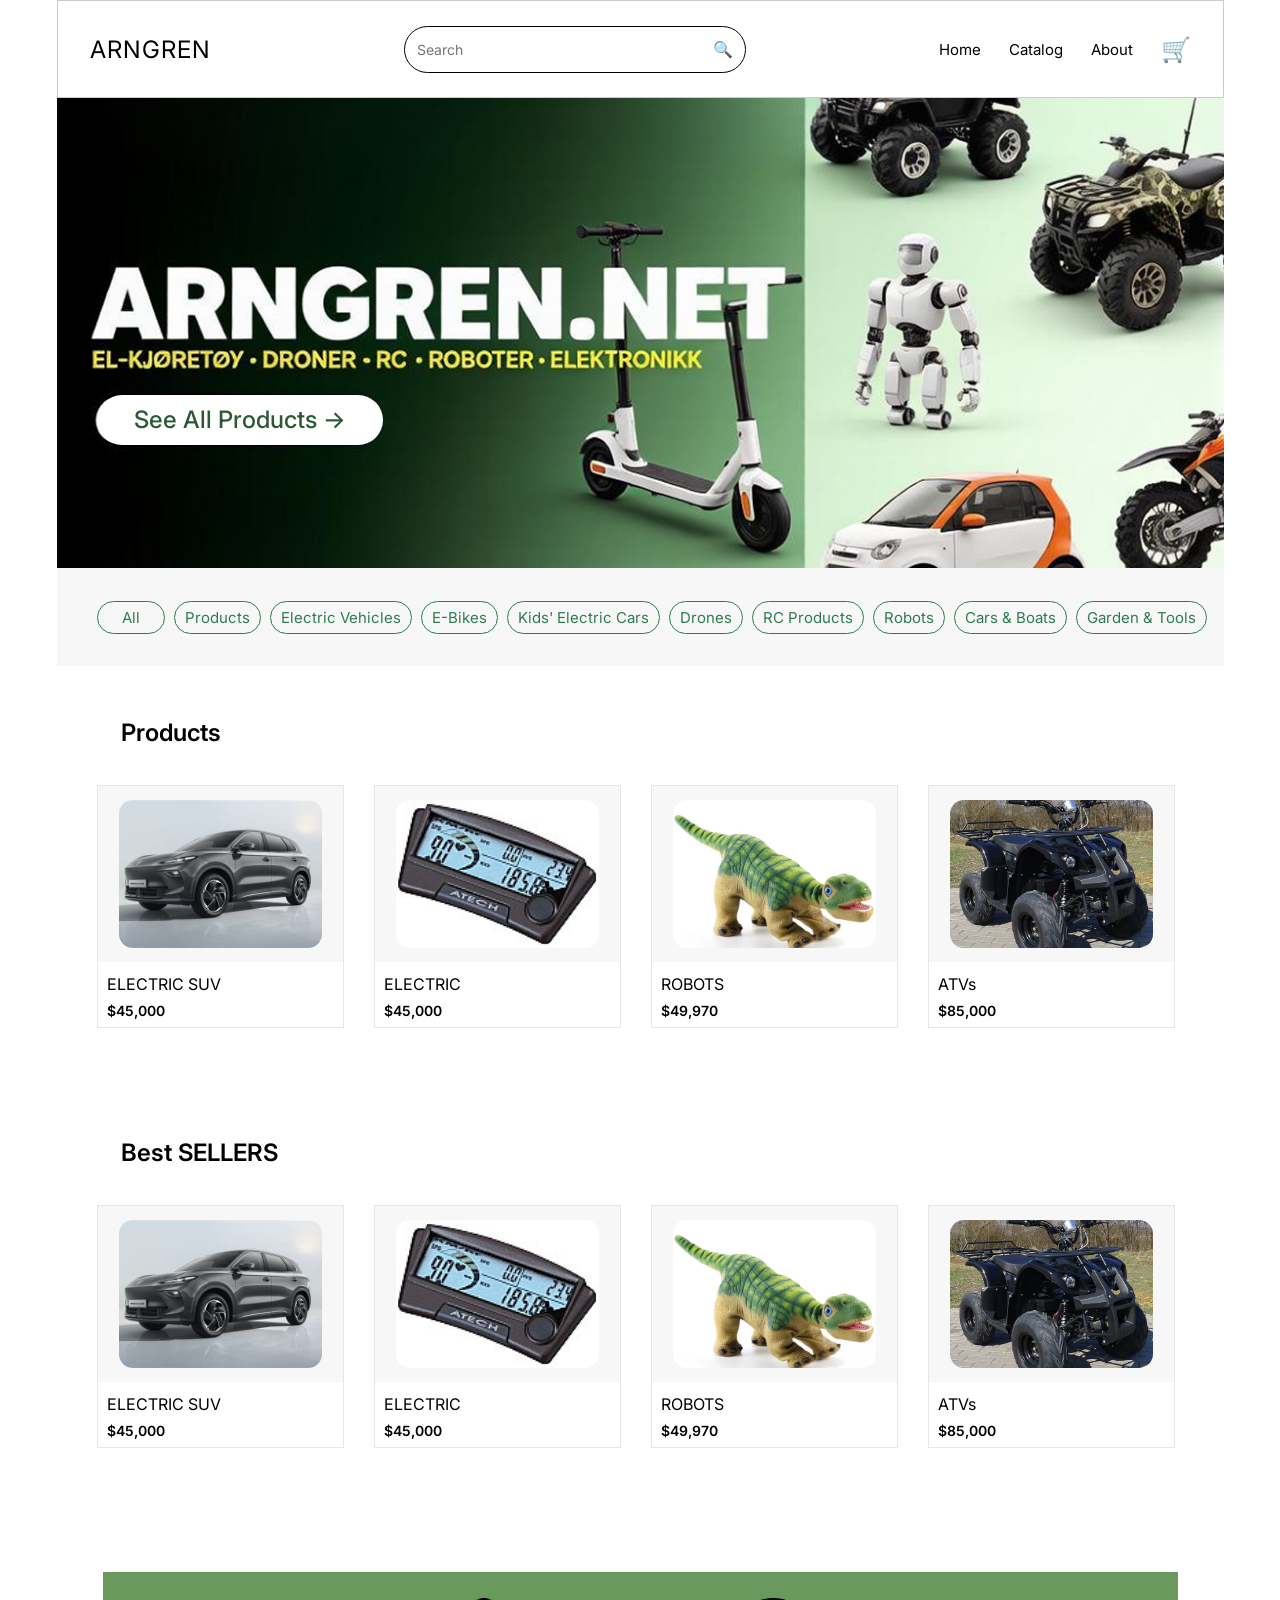
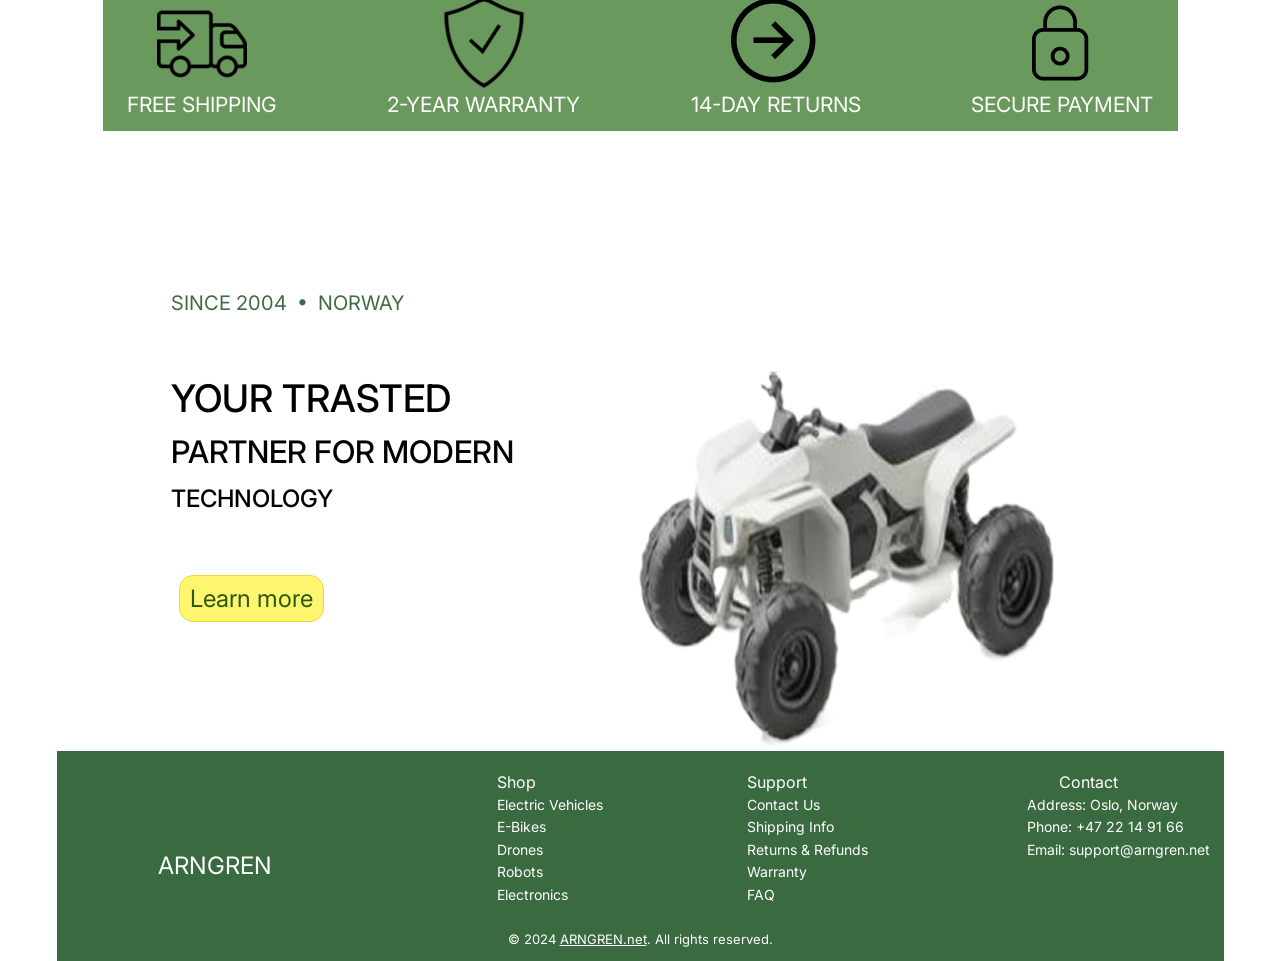
<file: ARNGREN/index.html>
<!DOCTYPE html>
<html lang="en">
<head>
  <meta charset="UTF-8">
  <meta name="viewport" content="width=device-width, initial-scale=1.0">
  <title>ARNGREN</title>
  <link href="https://fonts.googleapis.com/css2?family=Inter:wght@400;500;600;700;800&display=swap" rel="stylesheet">
  <link rel="stylesheet" href="style.css">
</head>
<body>

  <!-- шапка -->
  <div class="header">
    <div class="logo">ARNGREN</div>

    <div class="search">
      <input type="text" placeholder="Search">
      <span>&#128269;</span>
    </div>

    <div class="nav">
      <a href="#">Home</a>
      <a href="#">Catalog</a>
      <a href="#">About</a>
      <span class="cart">&#128722;</span>
    </div>
  </div>

  <!-- hero -->
  <div class="hero">
    <a href="#" class="hero-btn">See All Products &rarr;</a>
  </div>

  <div class="categories">
    <a href="#" class="chip all">All</a>
    <a href="#" class="chip">Products</a>
    <a href="#" class="chip">Electric Vehicles</a>
    <a href="#" class="chip">E-Bikes</a>
    <a href="#" class="chip">Kids' Electric Cars</a>
    <a href="#" class="chip">Drones</a>
    <a href="#" class="chip">RC Products</a>
    <a href="#" class="chip">Robots</a>
    <a href="#" class="chip">Cars & Boats</a>
    <a href="#" class="chip">Garden & Tools</a>
  </div>

  <!-- products -->
  <div class="section">
    <h2 class="section-title">Products</h2>
    <div class="cards">
      <div class="card">
        <div class="card-img"><img src="suv.webp" alt="Electric SUV"></div>
        <div class="card-info"><h4>ELECTRIC SUV</h4><span>$45,000</span></div>
      </div>
      <div class="card">
        <div class="card-img"><img src="electric.jpg" alt="Electric"></div>
        <div class="card-info"><h4>ELECTRIC</h4><span>$45,000</span></div>
      </div>
      <div class="card">
        <div class="card-img"><img src="robot.jpg" alt="Robot"></div>
        <div class="card-info"><h4>ROBOTS</h4><span>$49,970</span></div>
      </div>
      <div class="card">
        <div class="card-img"><img src="quad.jpg" alt="ATV"></div>
        <div class="card-info"><h4>ATVs</h4><span>$85,000</span></div>
      </div>
    </div>
  </div>

  <div class="section bestsellers">
    <h2 class="section-title">Best SELLERS</h2>
    <div class="cards">
      <div class="card">
        <div class="card-img"><img src="suv.webp" alt="Electric SUV"></div>
        <div class="card-info"><h4>ELECTRIC SUV</h4><span>$45,000</span></div>
      </div>
      <div class="card">
        <div class="card-img"><img src="electric.jpg" alt="Electric"></div>
        <div class="card-info"><h4>ELECTRIC</h4><span>$45,000</span></div>
      </div>
      <div class="card">
        <div class="card-img"><img src="robot.jpg" alt="Robot"></div>
        <div class="card-info"><h4>ROBOTS</h4><span>$49,970</span></div>
      </div>
      <div class="card">
        <div class="card-img"><img src="quad.jpg" alt="ATV"></div>
        <div class="card-info"><h4>ATVs</h4><span>$85,000</span></div>
      </div>
    </div>
  </div>

  <!-- преимущества -->
  <div class="features">
    <div class="feature"><img src="truck.png" alt="">FREE SHIPPING</div>
    <div class="feature"><img src="shield.png" alt="">2-YEAR WARRANTY</div>
    <div class="feature"><img class="white" src="arrow.png" alt="">14-DAY RETURNS</div>
    <div class="feature"><img class="white" src="lock.png" alt="">SECURE PAYMENT</div>
  </div>

  <!-- about -->
  <div class="about">
    <div class="about-text">
      <div class="since">SINCE 2004 &nbsp;•&nbsp; NORWAY</div>
      <h2>YOUR TRASTED</h2>
      <h3>PARTNER FOR MODERN</h3>
      <h4>TECHNOLOGY</h4>
      <a href="#" class="learn-btn">Learn more</a>
    </div>
    <img class="atv" src="atv.png" alt="ATV">
  </div>

  <!-- футер -->
  <div class="footer">
    <div class="f-logo">ARNGREN</div>

    <div class="f-col" style="left: 440px;">
      <h5>Shop</h5>
      <ul>
        <li>Electric Vehicles</li>
        <li>E-Bikes</li>
        <li>Drones</li>
        <li>Robots</li>
        <li>Electronics</li>
      </ul>
    </div>

    <div class="f-col" style="left: 690px;">
      <h5>Support</h5>
      <ul>
        <li>Contact Us</li>
        <li>Shipping Info</li>
        <li>Returns & Refunds</li>
        <li>Warranty</li>
        <li>FAQ</li>
      </ul>
    </div>

    <div class="f-col" style="left: 970px;">
      <h5 style="text-align:center; padding-right: 60px;">Contact</h5>
      <ul>
        <li>Address: Oslo, Norway</li>
        <li>Phone: +47 22 14 91 66</li>
        <li>Email: support@arngren.net</li>
      </ul>
    </div>

    <div class="copy">&copy; 2024 <a href="#">ARNGREN.net</a>. All rights reserved.</div>
  </div>

</body>
</html>
</file>
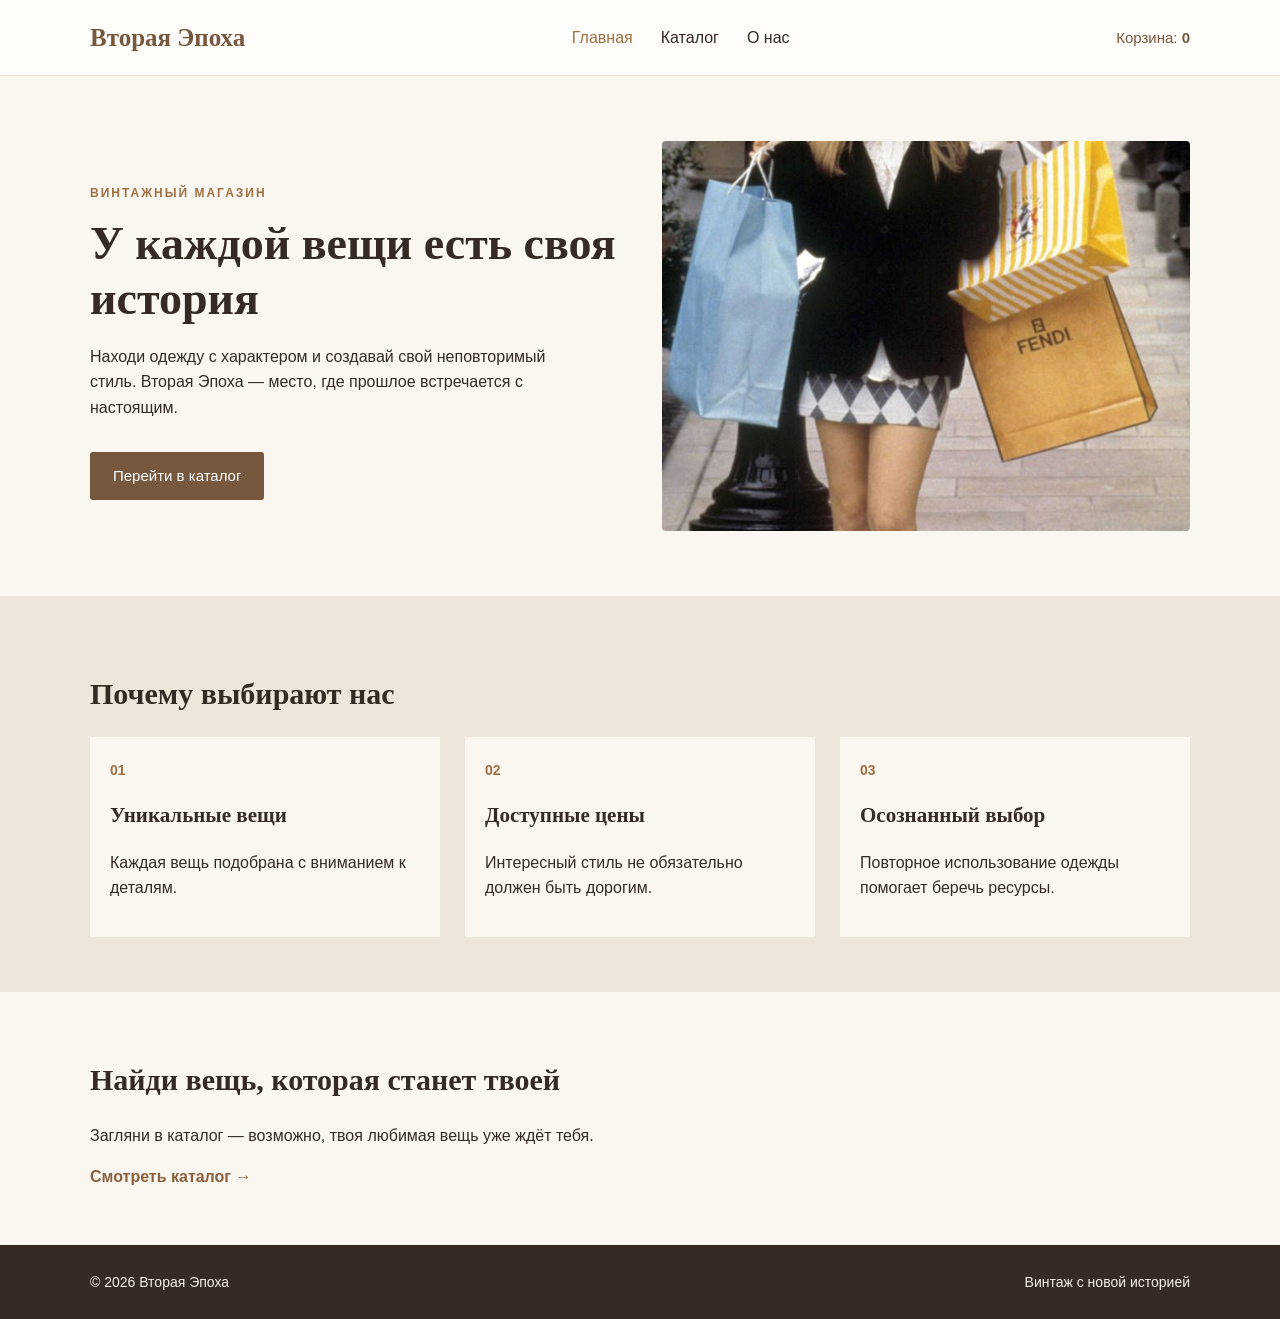
<file: My/index.html>
<!DOCTYPE html>
<html lang="ru">
<head>
    <meta charset="UTF-8">
    <meta name="viewport" content="width=device-width, initial-scale=1.0">
    <title>Вторая Эпоха — винтажный магазин</title>
    <link rel="stylesheet" href="style.css">
</head>
<body>
    <header class="header">
        <div class="container header-inner">
            <a class="logo" href="index.html">Вторая Эпоха</a>
            <nav class="menu">
                <a class="active" href="index.html">Главная</a>
                <a href="catalog.html">Каталог</a>
                <a href="about.html">О нас</a>
            </nav>
            <span class="cart">Корзина: <b id="cart-count">0</b></span>
        </div>
    </header>

    <main>
        <section class="hero container">
            <div class="hero-text">
                <p class="small-title">ВИНТАЖНЫЙ МАГАЗИН</p>
                <h1>У каждой вещи есть своя история</h1>
                <p>Находи одежду с характером и создавай свой неповторимый стиль. Вторая Эпоха — место, где прошлое встречается с настоящим.</p>
                <a class="button" href="catalog.html">Перейти в каталог</a>
            </div>
            <img class="hero-image" src="img/index.jpg" alt="Девушка выбирает одежду в магазине">
        </section>

        <section class="features">
            <div class="container">
                <h2>Почему выбирают нас</h2>
                <div class="feature-list">
                    <article class="feature">
                        <span class="feature-number">01</span>
                        <h3>Уникальные вещи</h3>
                        <p>Каждая вещь подобрана с вниманием к деталям.</p>
                    </article>
                    <article class="feature">
                        <span class="feature-number">02</span>
                        <h3>Доступные цены</h3>
                        <p>Интересный стиль не обязательно должен быть дорогим.</p>
                    </article>
                    <article class="feature">
                        <span class="feature-number">03</span>
                        <h3>Осознанный выбор</h3>
                        <p>Повторное использование одежды помогает беречь ресурсы.</p>
                    </article>
                </div>
            </div>
        </section>

        <section class="container bottom-note">
            <h2>Найди вещь, которая станет твоей</h2>
            <p>Загляни в каталог — возможно, твоя любимая вещь уже ждёт тебя.</p>
            <a class="text-link" href="catalog.html">Смотреть каталог →</a>
        </section>
    </main>

    <footer class="footer">
        <div class="container footer-inner">
            <p>© 2026 Вторая Эпоха</p>
            <p>Винтаж с новой историей</p>
        </div>
    </footer>
    <script src="script.js"></script>
</body>
</html>
</file>
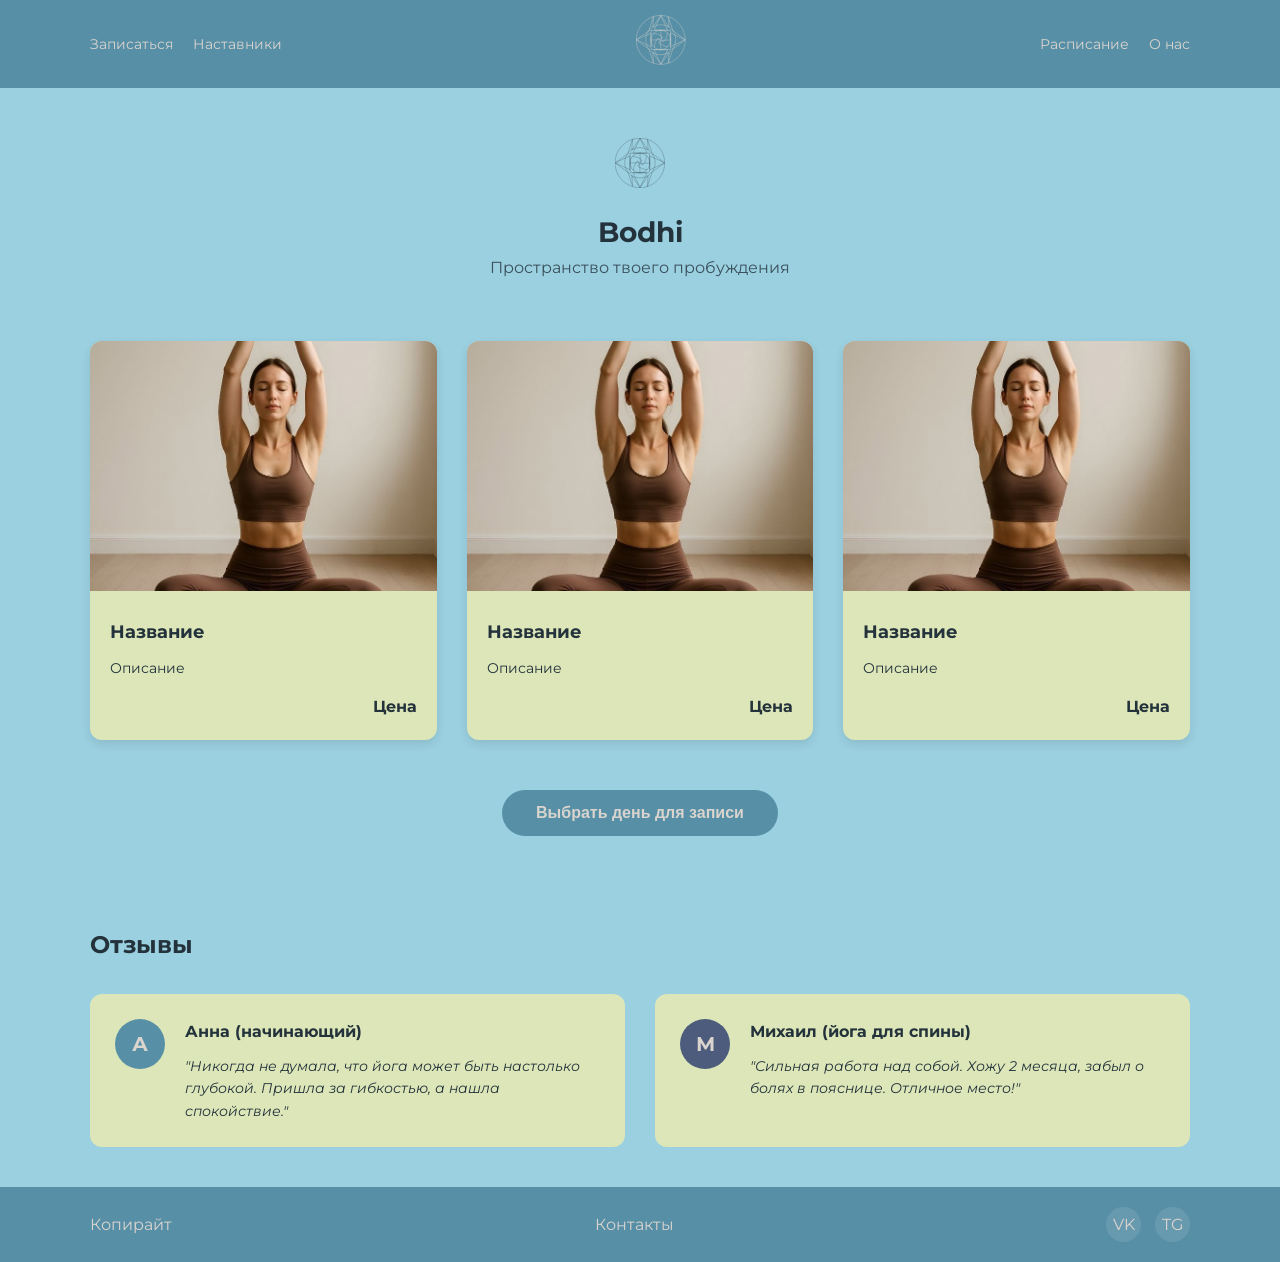
<file: yoga/index.html>
<!DOCTYPE html>
<html lang="ru">
<head>
    <meta charset="UTF-8">
    <meta name="viewport" content="width=device-width, initial-scale=1.0">
    <title>Bodhi - Главная</title>
    <link rel="stylesheet" href="style.css">
</head>
<body>
    <header>
        <div class="container menu">
            <div class="links">
                <a href="index.html">Записаться</a>
                <a href="teachers.html">Наставники</a>
            </div>
            <div class="logo">
                <img src="img/логошап.svg" alt="Логотип Bodhi">
            </div>
            <div class="links">
                <a href="#">Расписание</a>
                <a href="about.html">О нас</a>
            </div>
        </div>
    </header>

    <main>
        <section class="hero">
            <div class="logo">
                <img src="img/лого.svg" alt="Логотип Bodhi">
            </div>
            <h1>Bodhi</h1>
            <p>Пространство твоего пробуждения</p>
        </section>

        <section class="container cards">
            <div class="card">
                <img src="img/йога.jpg" alt="Йога">
                <div class="card-text">
                    <h3>Название</h3>
                    <p>Описание</p>
                    <span class="price">Цена</span>
                </div>
            </div>
            <div class="card">
                <img src="img/йога.jpg" alt="Йога">
                <div class="card-text">
                    <h3>Название</h3>
                    <p>Описание</p>
                    <span class="price">Цена</span>
                </div>
            </div>
            <div class="card">
                <img src="img/йога.jpg" alt="Йога">
                <div class="card-text">
                    <h3>Название</h3>
                    <p>Описание</p>
                    <span class="price">Цена</span>
                </div>
            </div>
        </section>

        <div class="btn-center">
            <button class="btn">Выбрать день для записи</button>
        </div>

        <section class="container reviews">
            <h2>Отзывы</h2>
            <div class="reviews-box">
                <div class="review">
                    <div class="avatar">А</div>
                    <div class="review-text">
                        <h4>Анна (начинающий)</h4>
                        <p>"Никогда не думала, что йога может быть настолько глубокой. Пришла за гибкостью, а нашла спокойствие."</p>
                    </div>
                </div>
                <div class="review">
                    <div class="avatar" style="background-color: #4d5c7c;">М</div>
                    <div class="review-text">
                        <h4>Михаил (йога для спины)</h4>
                        <p>"Сильная работа над собой. Хожу 2 месяца, забыл о болях в пояснице. Отличное место!"</p>
                    </div>
                </div>
            </div>
        </section>
    </main>

    <footer>
        <div class="container footer-box">
            <div>Копирайт</div>
            <div>Контакты</div>
            <div class="socials">
                <a href="#">VK</a>
                <a href="#">TG</a>
            </div>
        </div>
    </footer>
</body>
</html>
</file>
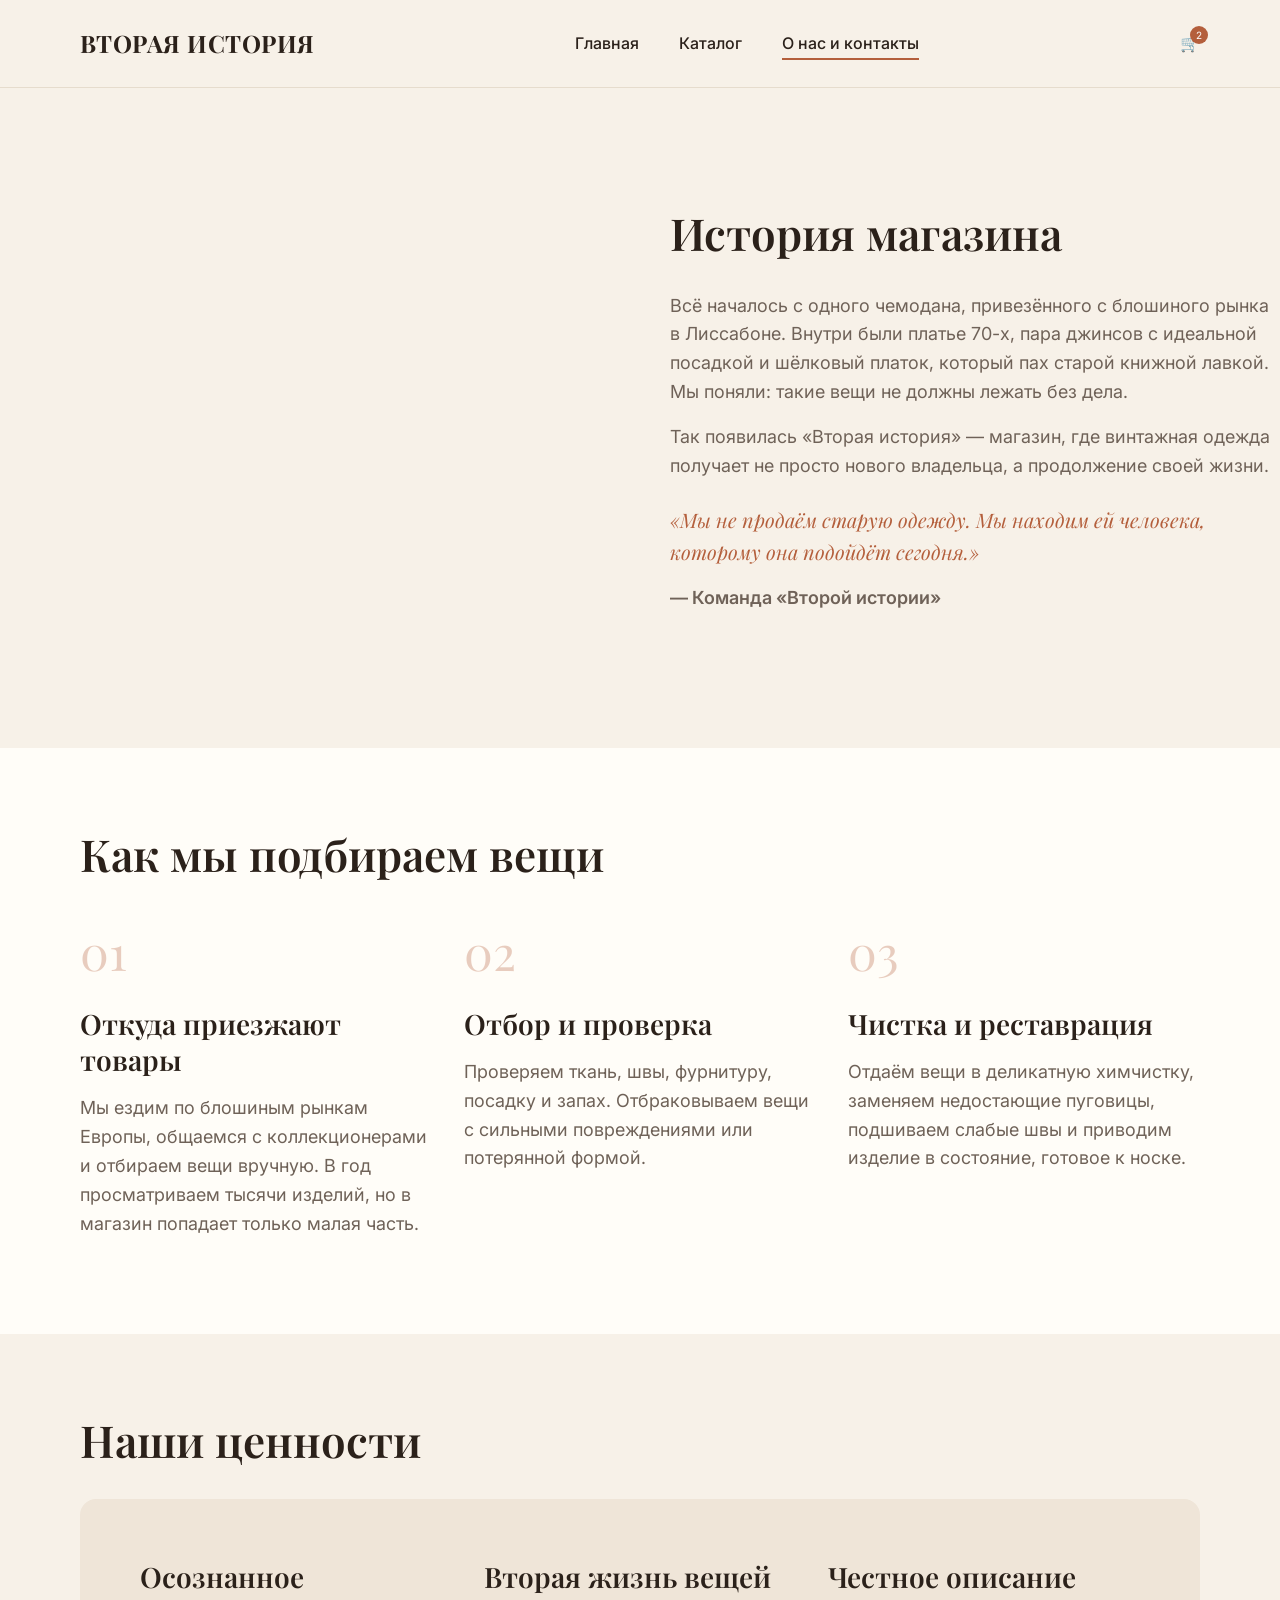
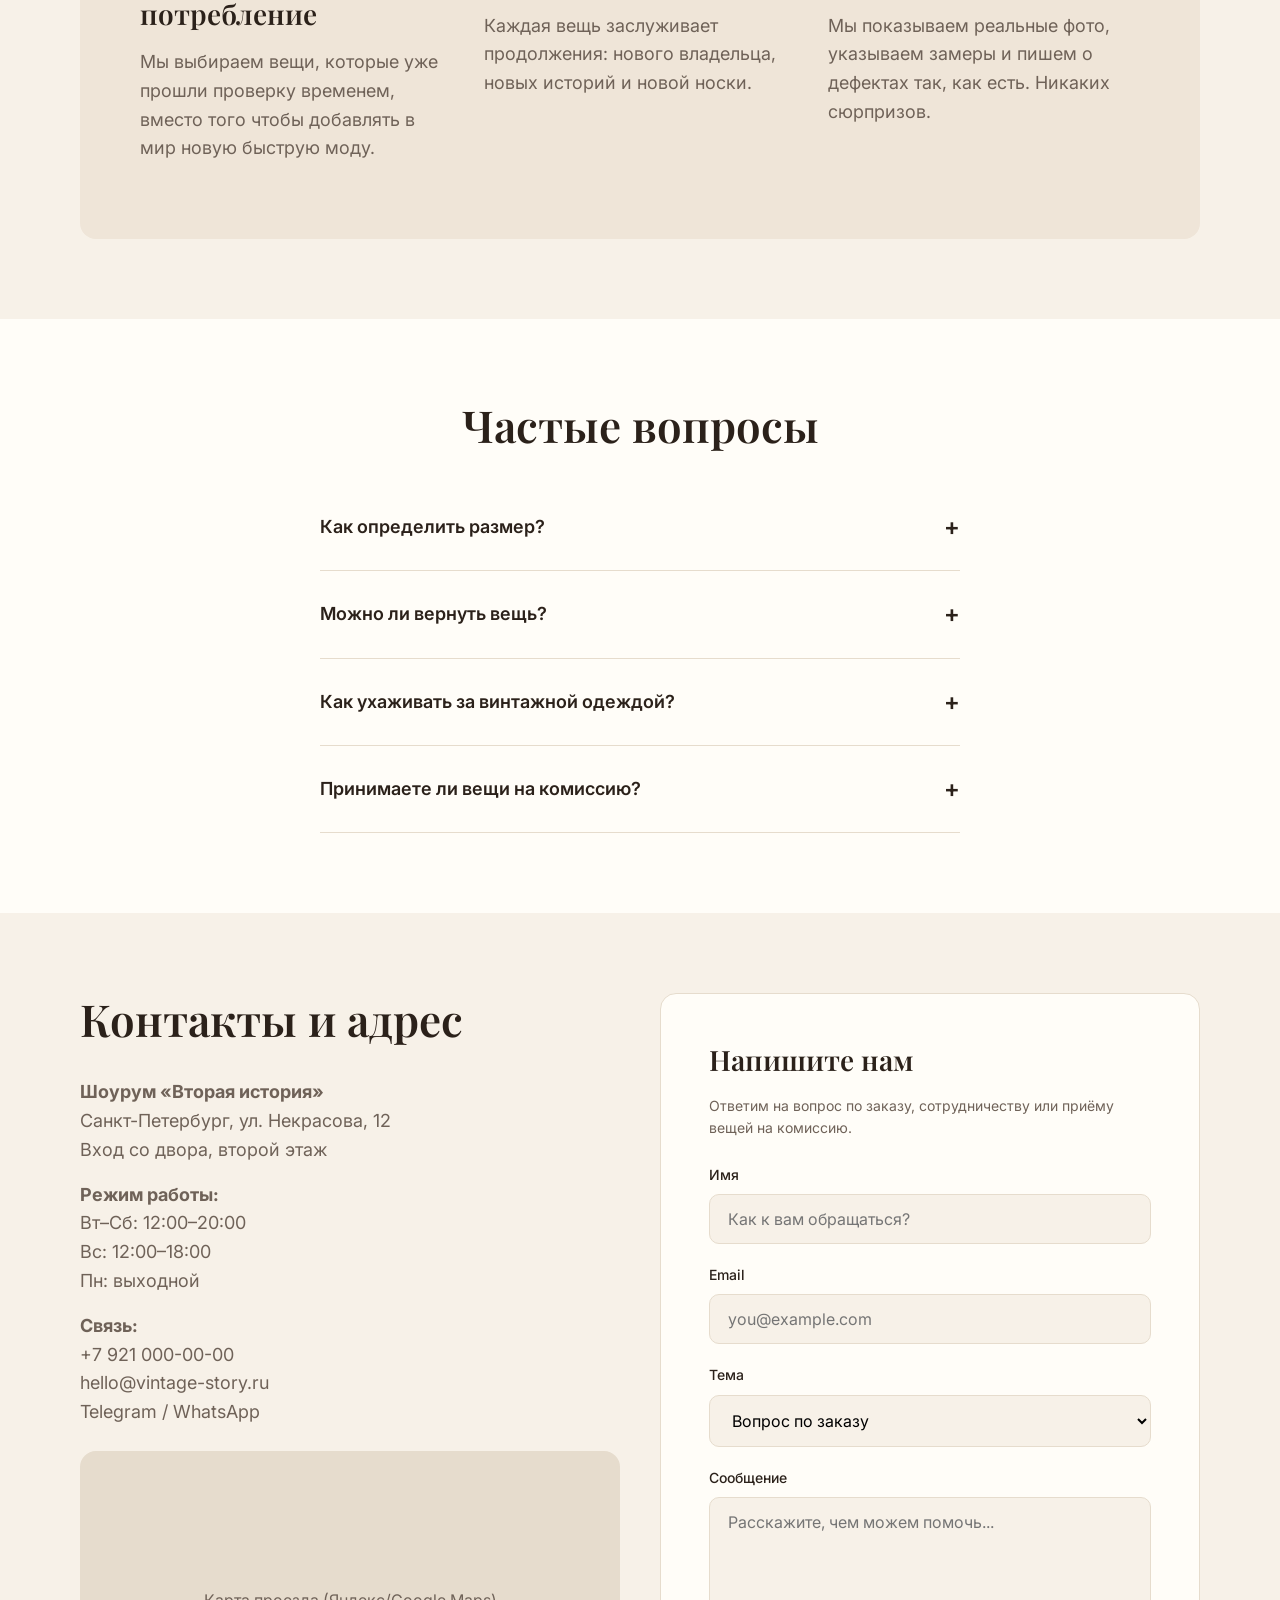
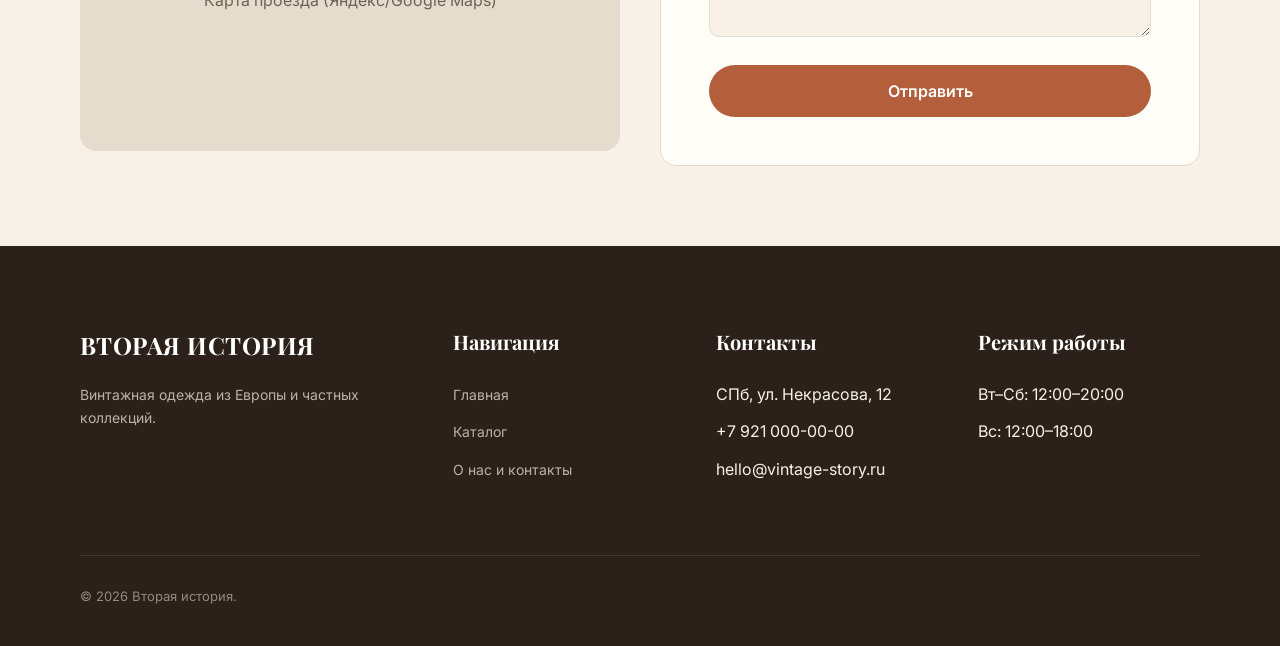
<file: about.html>
<!DOCTYPE html>
<html lang="ru">
<head>
    <meta charset="UTF-8">
    <meta name="viewport" content="width=device-width, initial-scale=1.0">
    <title>О нас и контакты | Вторая История</title>
    <link rel="preconnect" href="https://fonts.googleapis.com">
    <link href="https://fonts.googleapis.com/css2?family=DM+Mono:wght@500&family=Inter:wght@400;500;600&family=Playfair+Display:wght@500;600;700&display=swap" rel="stylesheet">
    <link rel="stylesheet" href="styles.css">
</head>
<body>

<!-- Header -->
<header class="header">
    <div class="container">
        <a href="index.html" class="logo">ВТОРАЯ ИСТОРИЯ</a>
        <nav class="nav-menu">
            <a href="index.html" class="nav-link">Главная</a>
            <a href="catalog.html" class="nav-link">Каталог</a>
            <a href="about.html" class="nav-link">О нас и контакты</a>
        </nav>
        <div class="header-actions"><div class="cart-icon">🛒 <span class="cart-badge">2</span></div></div>
    </div>
</header>

<main style="padding-top: var(--header-height);">
    <!-- History -->
    <section class="container about-story">
        <div class="hero-img" style="background: url('https://images.unsplash.com/photo-1525286102393-8603a0817a33?auto=format&fit=crop&w=800&q=80') center/cover; height: 500px;"></div>
        <div>
            <h2>История магазина</h2>
            <p>Всё началось с одного чемодана, привезённого с блошиного рынка в Лиссабоне. Внутри были платье 70-х, пара джинсов с идеальной посадкой и шёлковый платок, который пах старой книжной лавкой. Мы поняли: такие вещи не должны лежать без дела.</p>
            <p>Так появилась «Вторая история» — магазин, где винтажная одежда получает не просто нового владельца, а продолжение своей жизни.</p>
            <p style="font-family: var(--font-serif); font-style: italic; font-size: 20px; margin-top: 24px; color: var(--accent-terra);">«Мы не продаём старую одежду. Мы находим ей человека, которому она подойдёт сегодня.»</p>
            <p style="font-weight: 600; margin-top: 8px;">— Команда «Второй истории»</p>
        </div>
    </section>

    <!-- Process -->
    <section class="section section-alt">
        <div class="container">
            <h2>Как мы подбираем вещи</h2>
            <div class="process-steps">
                <div>
                    <div class="step-num">01</div>
                    <h3>Откуда приезжают товары</h3>
                    <p>Мы ездим по блошиным рынкам Европы, общаемся с коллекционерами и отбираем вещи вручную. В год просматриваем тысячи изделий, но в магазин попадает только малая часть.</p>
                </div>
                <div>
                    <div class="step-num">02</div>
                    <h3>Отбор и проверка</h3>
                    <p>Проверяем ткань, швы, фурнитуру, посадку и запах. Отбраковываем вещи с сильными повреждениями или потерянной формой.</p>
                </div>
                <div>
                    <div class="step-num">03</div>
                    <h3>Чистка и реставрация</h3>
                    <p>Отдаём вещи в деликатную химчистку, заменяем недостающие пуговицы, подшиваем слабые швы и приводим изделие в состояние, готовое к носке.</p>
                </div>
            </div>
        </div>
    </section>

    <!-- Values -->
    <section class="section">
        <div class="container">
            <h2>Наши ценности</h2>
            <div class="values-grid">
                <div>
                    <h3>Осознанное потребление</h3>
                    <p>Мы выбираем вещи, которые уже прошли проверку временем, вместо того чтобы добавлять в мир новую быструю моду.</p>
                </div>
                <div>
                    <h3>Вторая жизнь вещей</h3>
                    <p>Каждая вещь заслуживает продолжения: нового владельца, новых историй и новой носки.</p>
                </div>
                <div>
                    <h3>Честное описание</h3>
                    <p>Мы показываем реальные фото, указываем замеры и пишем о дефектах так, как есть. Никаких сюрпризов.</p>
                </div>
            </div>
        </div>
    </section>

    <!-- FAQ -->
    <section class="section section-alt">
        <div class="container faq-container">
            <h2 style="text-align: center;">Частые вопросы</h2>
            <div class="faq-item">
                <div class="faq-question">Как определить размер? <span class="faq-icon">+</span></div>
                <div class="faq-answer">Ориентируйтесь не на этикетку, а на замеры вещи. Сравните их с любимой одеждой, которая вам подходит. В карточке каждого товара мы указываем грудь, талию, бёдра и длину.</div>
            </div>
            <div class="faq-item">
                <div class="faq-question">Можно ли вернуть вещь? <span class="faq-icon">+</span></div>
                <div class="faq-answer">Да, если вещь не подошла по замерам и сохранила бирку и первоначальное состояние, возврат возможен в течение 7 дней. Детали уточняйте у менеджера перед заказом.</div>
            </div>
            <div class="faq-item">
                <div class="faq-question">Как ухаживать за винтажной одеждой? <span class="faq-icon">+</span></div>
                <div class="faq-answer">Большинство вещей требует деликатной химчистки. Храните их на мягких плечиках, избегайте прямого солнца и влаги. К каждому заказу мы кладём карточку с рекомендациями.</div>
            </div>
            <div class="faq-item">
                <div class="faq-question">Принимаете ли вещи на комиссию? <span class="faq-icon">+</span></div>
                <div class="faq-answer">Да. Пришлите фото вещи, бирку при наличии, замеры и описание состояния через форму ниже. Мы посмотрим и ответим, подходим ли мы друг другу.</div>
            </div>
        </div>
    </section>

    <!-- Contacts & Form -->
    <section class="section">
        <div class="container">
            <div class="contacts-grid">
                <div>
                    <h2>Контакты и адрес</h2>
                    <p><strong>Шоурум «Вторая история»</strong><br>Санкт-Петербург, ул. Некрасова, 12<br>Вход со двора, второй этаж</p>
                    <p><strong>Режим работы:</strong><br>Вт–Сб: 12:00–20:00<br>Вс: 12:00–18:00<br>Пн: выходной</p>
                    <p><strong>Связь:</strong><br>+7 921 000-00-00<br>hello@vintage-story.ru<br>Telegram / WhatsApp</p>
                    <!-- Placeholder карты -->
                    <div style="width:100%; height:300px; background:#E6DCCD; border-radius:16px; margin-top:24px; display:flex; align-items:center; justify-content:center; color:var(--text-secondary);">
                        Карта проезда (Яндекс/Google Maps)
                    </div>
                </div>
                
                <div class="contact-form">
                    <h3>Напишите нам</h3>
                    <p style="font-size:14px; margin-bottom:24px;">Ответим на вопрос по заказу, сотрудничеству или приёму вещей на комиссию.</p>
                    <form>
                        <div class="form-group">
                            <label class="form-label">Имя</label>
                            <input type="text" class="form-input" placeholder="Как к вам обращаться?" required>
                        </div>
                        <div class="form-group">
                            <label class="form-label">Email</label>
                            <input type="email" class="form-input" placeholder="you@example.com" required>
                        </div>
                        <div class="form-group">
                            <label class="form-label">Тема</label>
                            <select class="form-select">
                                <option>Вопрос по заказу</option>
                                <option>Сотрудничество</option>
                                <option>Продажа вещей</option>
                                <option>Другое</option>
                            </select>
                        </div>
                        <div class="form-group">
                            <label class="form-label">Сообщение</label>
                            <textarea class="form-textarea" placeholder="Расскажите, чем можем помочь..." required></textarea>
                        </div>
                        <button type="submit" class="btn btn-primary" style="width:100%;">Отправить</button>
                    </form>
                </div>
            </div>
        </div>
    </section>
</main>

<!-- Footer -->
<footer class="footer">
    <div class="container">
        <div class="footer-grid">
            <div><div class="logo" style="color:#fff; margin-bottom:20px;">ВТОРАЯ ИСТОРИЯ</div><p style="color:rgba(247,241,232,0.7); font-size:14px;">Винтажная одежда из Европы и частных коллекций.</p></div>
            <div><h4>Навигация</h4><ul class="footer-links"><li><a href="index.html">Главная</a></li><li><a href="catalog.html">Каталог</a></li><li><a href="about.html">О нас и контакты</a></li></ul></div>
            <div><h4>Контакты</h4><ul class="footer-links"><li>СПб, ул. Некрасова, 12</li><li>+7 921 000-00-00</li><li>hello@vintage-story.ru</li></ul></div>
            <div><h4>Режим работы</h4><ul class="footer-links"><li>Вт–Сб: 12:00–20:00</li><li>Вс: 12:00–18:00</li></ul></div>
        </div>
        <div class="footer-bottom">© 2026 Вторая история.</div>
    </div>
</footer>

<script src="main.js"></script>
</body>
</html>
</file>
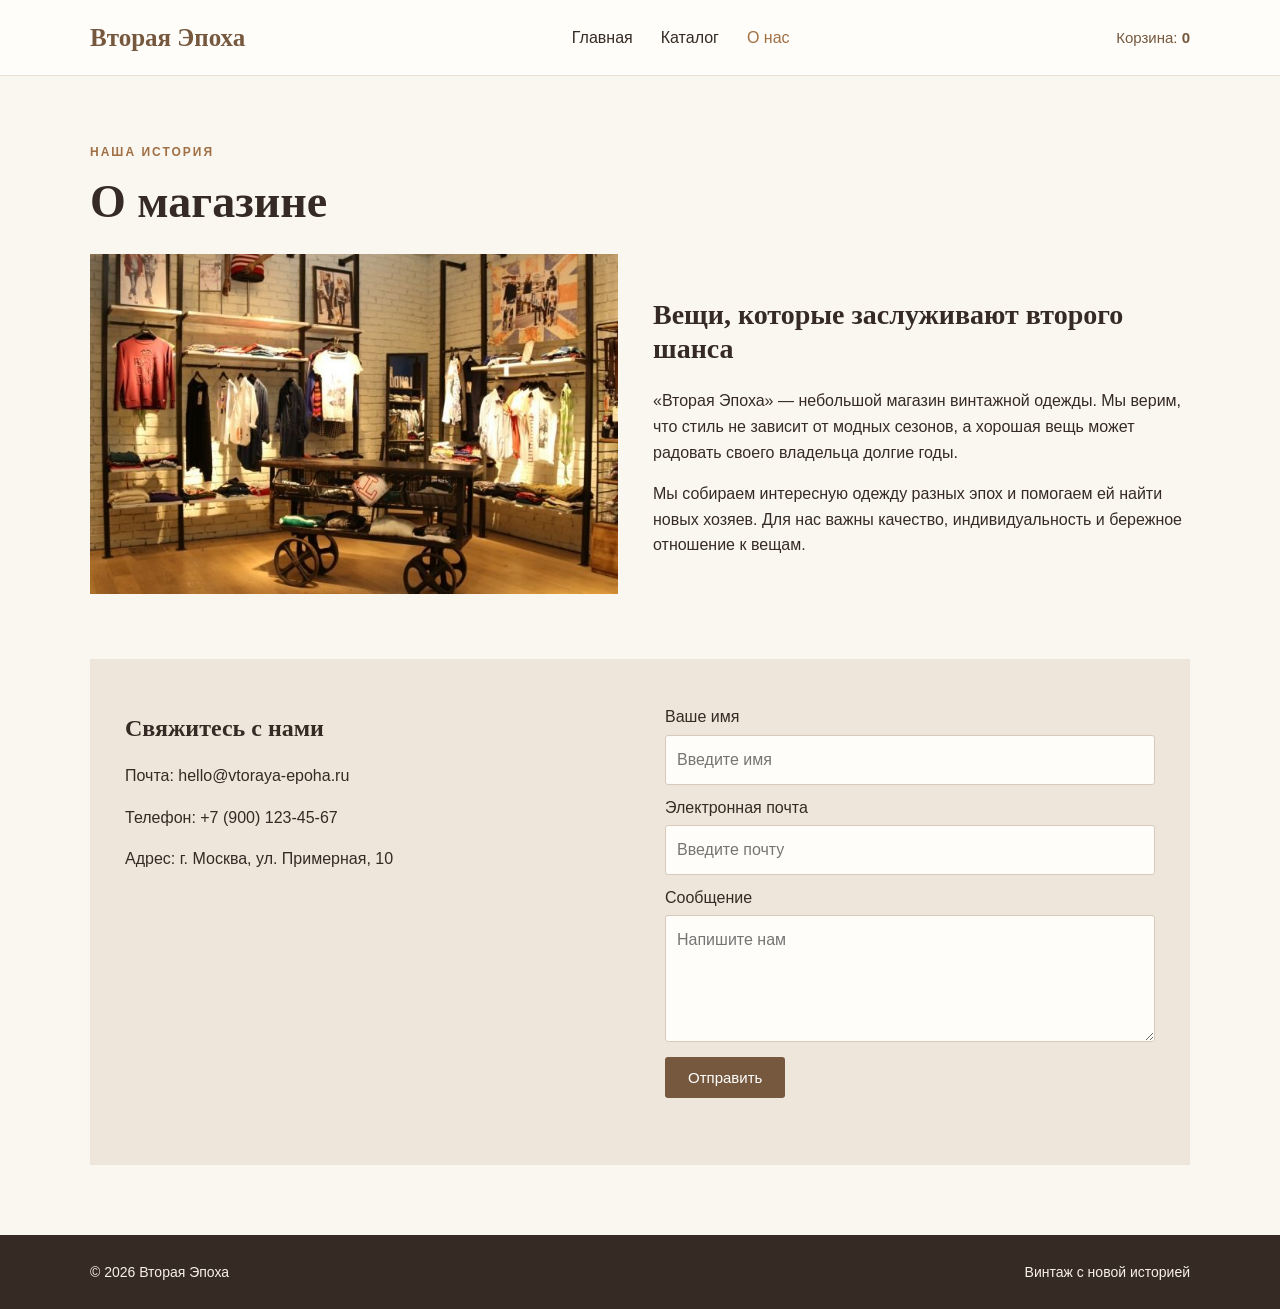
<file: My/about.html>
<!DOCTYPE html>
<html lang="ru">
<head>
    <meta charset="UTF-8">
    <meta name="viewport" content="width=device-width, initial-scale=1.0">
    <title>О нас — Вторая Эпоха</title>
    <link rel="stylesheet" href="style.css">
</head>
<body>
    <header class="header">
        <div class="container header-inner">
            <a class="logo" href="index.html">Вторая Эпоха</a>
            <nav class="menu">
                <a href="index.html">Главная</a>
                <a href="catalog.html">Каталог</a>
                <a class="active" href="about.html">О нас</a>
            </nav>
            <span class="cart">Корзина: <b id="cart-count">0</b></span>
        </div>
    </header>

    <main class="container page">
        <p class="small-title">НАША ИСТОРИЯ</p>
        <h1>О магазине</h1>
        <section class="about-layout">
            <img src="img/about.jpg" alt="Интерьер магазина одежды">
            <div>
                <h2>Вещи, которые заслуживают второго шанса</h2>
                <p>«Вторая Эпоха» — небольшой магазин винтажной одежды. Мы верим, что стиль не зависит от модных сезонов, а хорошая вещь может радовать своего владельца долгие годы.</p>
                <p>Мы собираем интересную одежду разных эпох и помогаем ей найти новых хозяев. Для нас важны качество, индивидуальность и бережное отношение к вещам.</p>
            </div>
        </section>

        <section class="contact-section">
            <div>
                <h2>Свяжитесь с нами</h2>
                <p>Почта: hello@vtoraya-epoha.ru</p>
                <p>Телефон: +7 (900) 123-45-67</p>
                <p>Адрес: г. Москва, ул. Примерная, 10</p>
            </div>
            <form class="contact-form" id="contact-form" novalidate>
                <label for="name">Ваше имя</label>
                <input type="text" id="name" name="name" placeholder="Введите имя">
                <label for="email">Электронная почта</label>
                <input type="email" id="email" name="email" placeholder="Введите почту">
                <label for="message">Сообщение</label>
                <textarea id="message" name="message" rows="4" placeholder="Напишите нам"></textarea>
                <button class="button" id="send-btn" type="button">Отправить</button>
                <p class="form-message" id="form-message"></p>
            </form>
        </section>
    </main>

    <footer class="footer">
        <div class="container footer-inner"><p>© 2026 Вторая Эпоха</p><p>Винтаж с новой историей</p></div>
    </footer>
    <script src="script.js"></script>
</body>
</html>
</file>
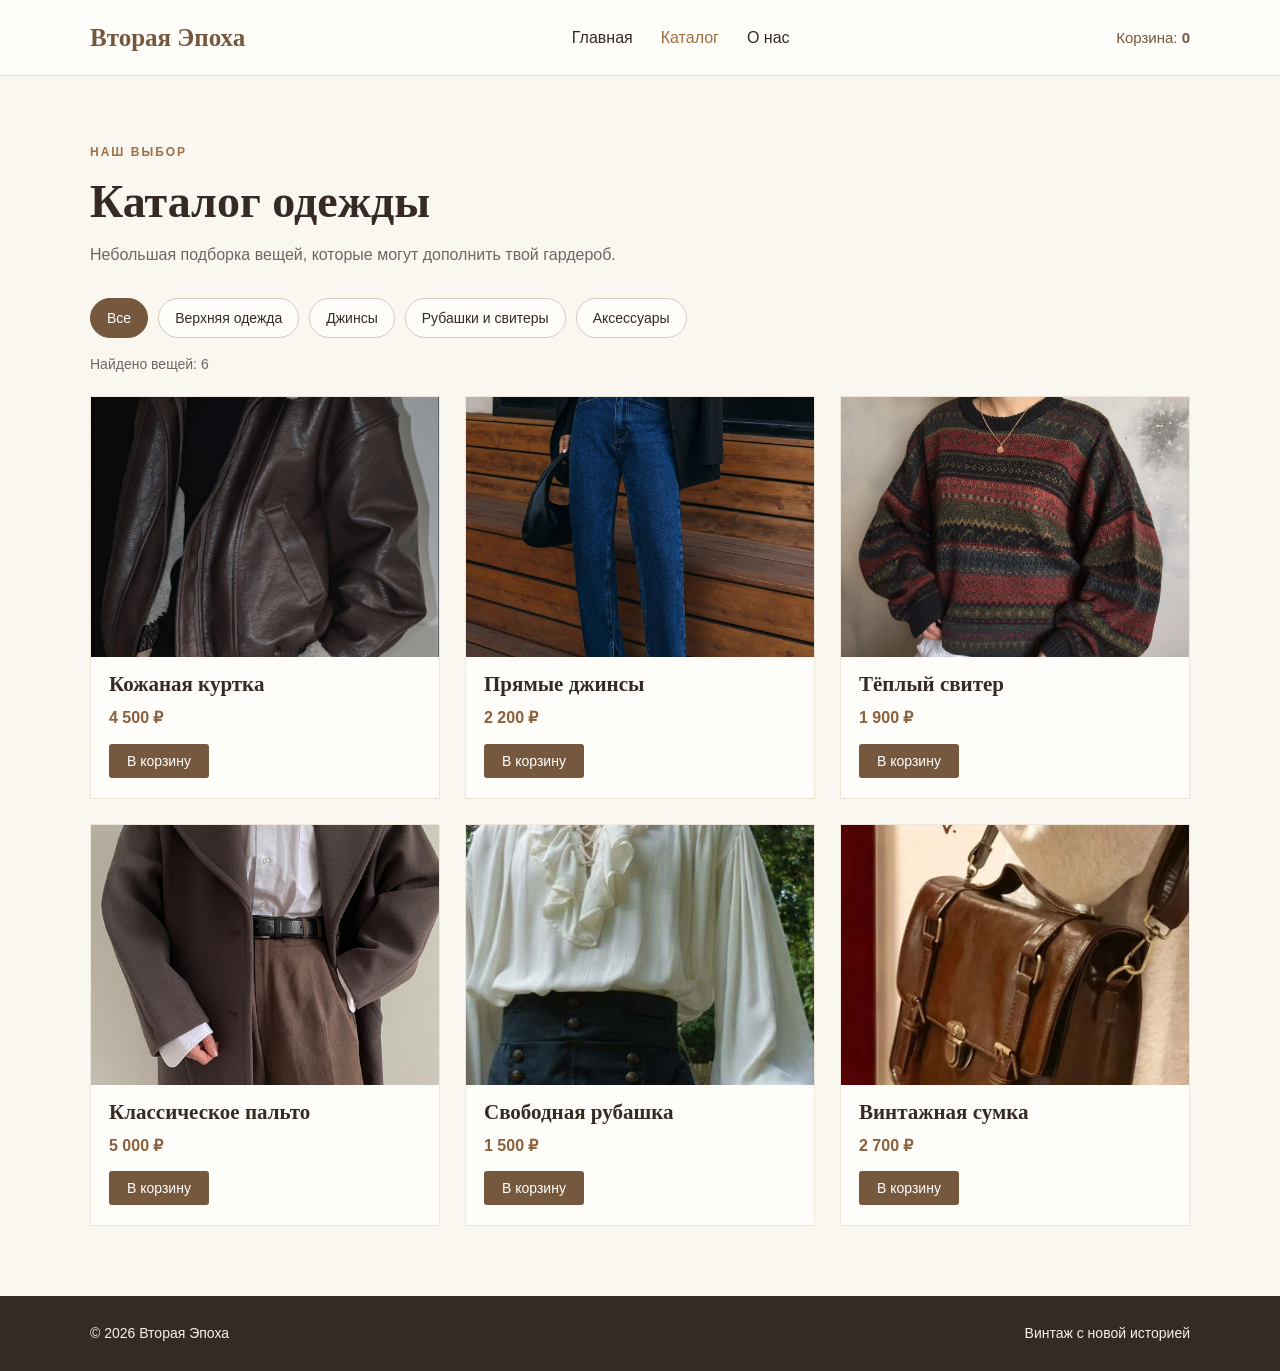
<file: My/catalog.html>
<!DOCTYPE html>
<html lang="ru">
<head>
    <meta charset="UTF-8">
    <meta name="viewport" content="width=device-width, initial-scale=1.0">
    <title>Каталог — Вторая Эпоха</title>
    <link rel="stylesheet" href="style.css">
</head>
<body>
    <header class="header">
        <div class="container header-inner">
            <a class="logo" href="index.html">Вторая Эпоха</a>
            <nav class="menu">
                <a href="index.html">Главная</a>
                <a class="active" href="catalog.html">Каталог</a>
                <a href="about.html">О нас</a>
            </nav>
            <span class="cart">Корзина: <b id="cart-count">0</b></span>
        </div>
    </header>

    <main class="container page">
        <p class="small-title">НАШ ВЫБОР</p>
        <h1>Каталог одежды</h1>
        <p class="page-intro">Небольшая подборка вещей, которые могут дополнить твой гардероб.</p>

        <div class="filters">
            <button class="filter-btn active" data-filter="all" type="button">Все</button>
            <button class="filter-btn" data-filter="outerwear" type="button">Верхняя одежда</button>
            <button class="filter-btn" data-filter="jeans" type="button">Джинсы</button>
            <button class="filter-btn" data-filter="tops" type="button">Рубашки и свитеры</button>
            <button class="filter-btn" data-filter="accessories" type="button">Аксессуары</button>
        </div>
        <p class="products-count" id="products-count">Найдено вещей: 6</p>

        <section class="product-grid">
            <article class="product-card" data-category="outerwear">
                <img src="img/catalog-1.jpg" alt="Винтажная куртка">
                <div class="product-info"><h2>Кожаная куртка</h2><p>4 500 ₽</p><button class="button add-to-cart" type="button">В корзину</button></div>
            </article>
            <article class="product-card" data-category="jeans">
                <img src="img/catalog-2.jpg" alt="Джинсы">
                <div class="product-info"><h2>Прямые джинсы</h2><p>2 200 ₽</p><button class="button add-to-cart" type="button">В корзину</button></div>
            </article>
            <article class="product-card" data-category="tops">
                <img src="img/catalog-3.jpg" alt="Свитер">
                <div class="product-info"><h2>Тёплый свитер</h2><p>1 900 ₽</p><button class="button add-to-cart" type="button">В корзину</button></div>
            </article>
            <article class="product-card" data-category="tops">
                <img src="img/catalog-4.jpg" alt="Пальто">
                <div class="product-info"><h2>Классическое пальто</h2><p>5 000 ₽</p><button class="button add-to-cart" type="button">В корзину</button></div>
            </article>
            <article class="product-card" data-category="tops">
                <img src="img/catalog-5.jpg" alt="Рубашка">
                <div class="product-info"><h2>Свободная рубашка</h2><p>1 500 ₽</p><button class="button add-to-cart" type="button">В корзину</button></div>
            </article>
            <article class="product-card" data-category="accessories">
                <img src="img/catalog-6.jpg" alt="Сумка">
                <div class="product-info"><h2>Винтажная сумка</h2><p>2 700 ₽</p><button class="button add-to-cart" type="button">В корзину</button></div>
            </article>
        </section>
    </main>

    <footer class="footer">
        <div class="container footer-inner"><p>© 2026 Вторая Эпоха</p><p>Винтаж с новой историей</p></div>
    </footer>
    <script src="script.js"></script>
</body>
</html>
</file>
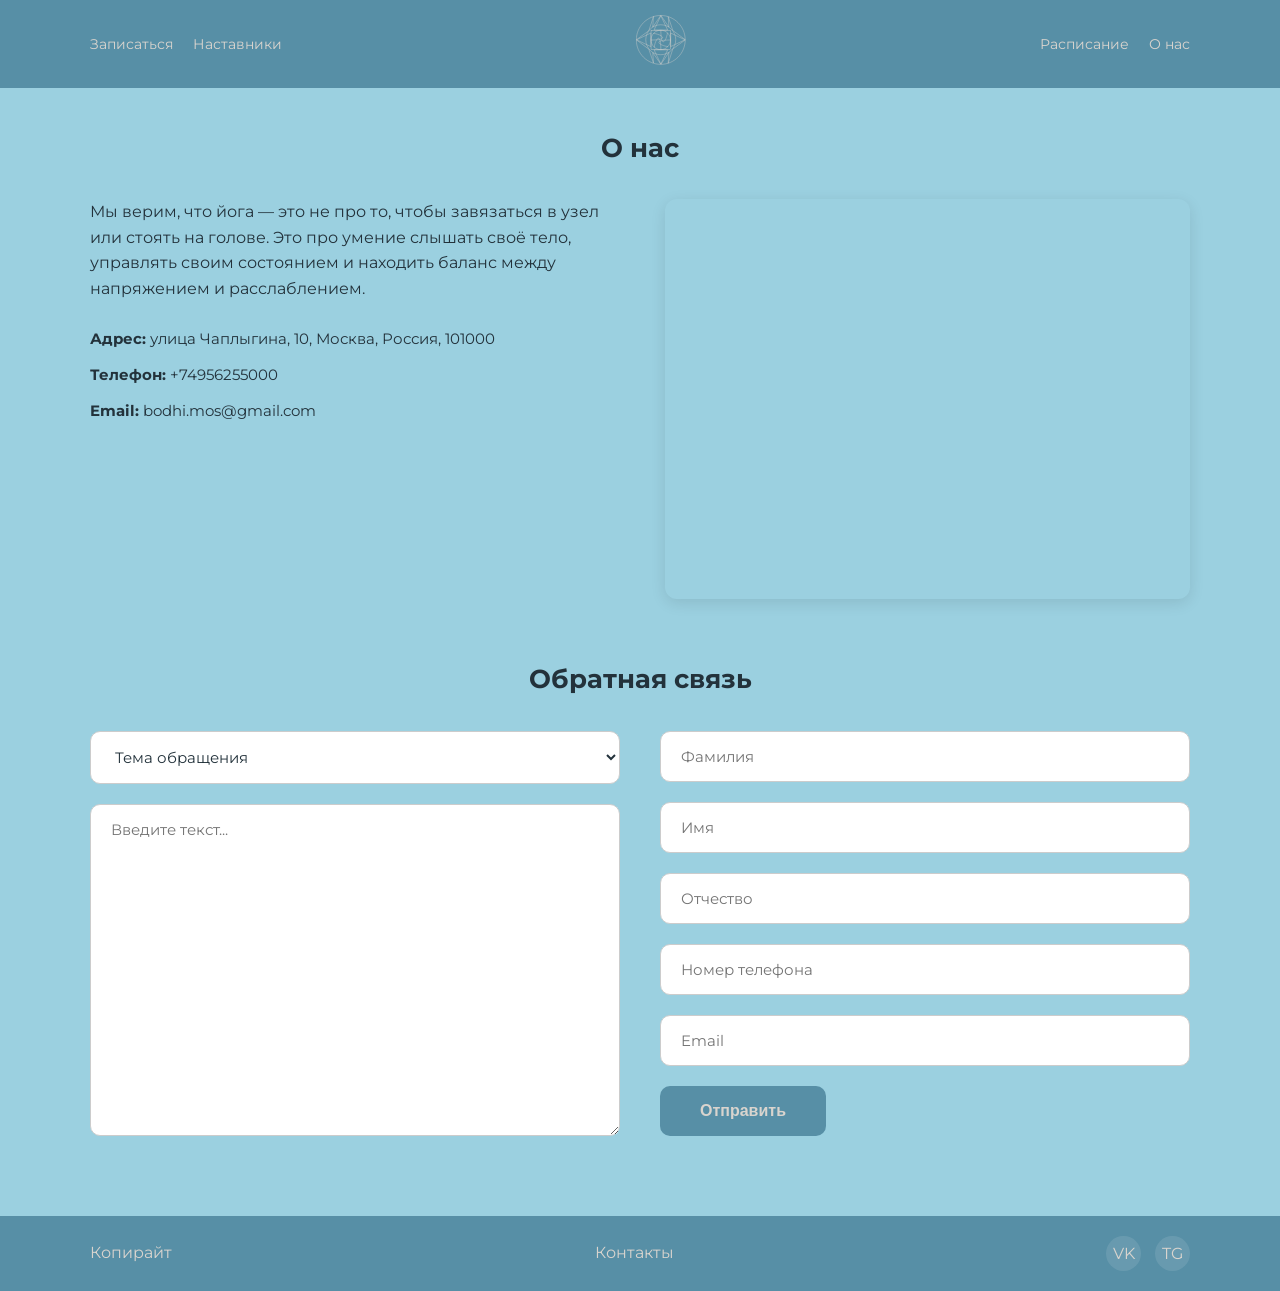
<file: yoga/about.html>
<!DOCTYPE html>
<html lang="ru">
<head>
    <meta charset="UTF-8">
    <meta name="viewport" content="width=device-width, initial-scale=1.0">
    <title>Bodhi - О нас</title>
    <link rel="stylesheet" href="style.css">
</head>
<body>
    <header>
        <div class="container menu">
            <div class="links">
                <a href="index.html">Записаться</a>
                <a href="teachers.html">Наставники</a>
            </div>
            <div class="logo">
                <img src="img/логошап.svg" alt="Логотип Bodhi">
            </div>
            <div class="links">
                <a href="#">Расписание</a>
                <a href="about.html">О нас</a>
            </div>
        </div>
    </header>

    <main class="container">
        <h2 class="title">О нас</h2>

        <div class="about">
            <div class="about-text">
                <p>Мы верим, что йога — это не про то, чтобы завязаться в узел или стоять на голове. Это про умение слышать своё тело, управлять своим состоянием и находить баланс между напряжением и расслаблением.</p>
                <div class="contacts">
                    <p><strong>Адрес:</strong> улица Чаплыгина, 10, Москва, Россия, 101000</p>
                    <p><strong>Телефон:</strong> +74956255000</p>
                    <p><strong>Email:</strong> bodhi.mos@gmail.com</p>
                </div>
            </div>
            <div class="map">
                <iframe src="https://www.google.com/maps/embed?pb=!1m18!1m12!1m3!1d2245.063796456434!2d37.64125731592879!3d55.76203098055711!2m3!1f0!2f0!3f0!3m2!1i1024!2i768!4f13.1!3m3!1m2!1s0x46b54a5e6d9b4d3b%3A0x6b4a5e6d9b4d3b!2z0YPQuy4g0KfQsNC_0LvRi9Cz0LjQvdCwLCAxMCwg0JzQvtGB0LrQstCy0LAsIDEwMTAwMA!5e0!3m2!1sru!2sru!4v1700000000000!5m2!1sru!2sru" width="100%" height="100%" style="border:0;" allowfullscreen="" loading="lazy" referrerpolicy="no-referrer-when-downgrade"></iframe>
            </div>
        </div>

        <section class="form-section">
            <h2 class="title">Обратная связь</h2>
            <form class="form" action="#" method="POST" id="myForm">
                <div class="form-left">
                    <select class="input" name="topic">
                        <option value="" disabled selected>Тема обращения</option>
                        <option value="booking">Запись на занятие</option>
                        <option value="question">Вопрос</option>
                        <option value="feedback">Отзыв</option>
                    </select>
                    <textarea class="input" name="message" placeholder="Введите текст..."></textarea>
                </div>
                <div class="form-right">
                    <input type="text" class="input" name="lastname" placeholder="Фамилия">
                    <input type="text" class="input" name="firstname" placeholder="Имя">
                    <input type="text" class="input" name="middlename" placeholder="Отчество">
                    <input type="tel" class="input" name="phone" placeholder="Номер телефона">
                    <input type="email" class="input" name="email" placeholder="Email">
                    <button type="submit" class="send-btn" id="sendBtn">Отправить</button>
                </div>
            </form>
        </section>
    </main>

    <footer>
        <div class="container footer-box">
            <div>Копирайт</div>
            <div>Контакты</div>
            <div class="socials">
                <a href="#">VK</a>
                <a href="#">TG</a>
            </div>
        </div>
    </footer>

    <script>
        document.getElementById('myForm').addEventListener('submit', function(event) {
            event.preventDefault();

            var button = document.getElementById('sendBtn');

            button.textContent = 'Отправлено!';
            button.style.backgroundColor = '#BCC49D';
            button.style.color = '#23323B';
            button.disabled = true;
        });
    </script>
</body>
</html>
</file>
<file: ARNGREN/style.css>
* {
  margin: 0;
  padding: 0;
  box-sizing: border-box;
}

body {
  font-family: 'Inter', Arial, sans-serif;
  background: #fff;
  color: #000;
  max-width: 1167px;
  margin: 0 auto;
}

a { color: inherit; text-decoration: none; }
ul { list-style: none; }

/* header */
.header {
  height: 98px;
  border: 1px solid #ccc;
  display: flex;
  align-items: center;
  justify-content: space-between;
  padding: 0 32px;
}

.logo { font-size: 24px; letter-spacing: 1px; }

.search {
  width: 342px;
  height: 47px;
  border: 1px solid #000;
  border-radius: 25px;
  padding: 0 12px;
  display: flex;
  align-items: center;
  justify-content: space-between;
}

.search input {
  border: none;
  outline: none;
  width: 280px;
  font-size: 14px;
  font-family: inherit;
}

.nav { display: flex; align-items: center; gap: 28px; font-size: 15px; }
.nav a { margin-left: 0px; }
.cart { font-size: 24px; }

/* hero */
.hero {
  height: 470px;
  background: url(hero.png) no-repeat center;
  background-size: cover;
  position: relative;
}

/* кнопка поверх картинки */
.hero-btn {
  position: absolute;
  left: 40px;
  top: 297px;
  width: 286px;
  height: 50px;
  line-height: 50px;
  text-align: center;
  background: #fff;
  color: #2a5a35;
  font-size: 24px;
  font-weight: 500;
  border-radius: 30px;
}

/* categories */
.categories {
  background: #f7f7f7;
  height: 98px;
  display: flex;
  align-items: center;
  gap: 9px;
  padding: 0 40px;
  overflow: hidden;
}

.chip {
  border: 1px solid #2e7d4f;
  border-radius: 20px;
  padding: 6px 10px;
  font-size: 15px;
  color: #2e7d4f;
  white-space: nowrap;
}

.chip.all { padding: 6px 24px; }

/* products */
.section { padding: 0 40px; }

.section-title {
  font-size: 24px;
  font-weight: 600;
  margin: 52px 0 38px 24px;
}

.cards { display: flex; gap: 30px; }

.card {
  width: 247px;
  border: 1px solid #e6e6e6;
  background: #fff;
}

.card-img {
  background: #f7f7f7;
  height: 176px;
  padding: 14px 21px;
}

.card-img img {
  width: 100%;
  height: 100%;
  object-fit: cover;
  border-radius: 14px;
}

.card-info { padding: 12px 9px 8px; }
.card-info h4 { font-size: 16px; font-weight: 400; }
.card-info span { font-size: 14px; font-weight: 600; display: block; margin-top: 8px; }

.bestsellers { margin-top: 110px; }

/* features */
.features {
  background: #6a995d;
  margin: 124px 46px 0;
  height: 159px;
  display: flex;
  justify-content: space-between;
  align-items: flex-end;
  padding: 0 24px 14px;
  color: #fff;
}

.feature { text-align: center; font-size: 21px; }
.feature img { width: 90px; height: 90px; display: block; margin: 0 auto 4px; }

/* эти две иконки белые, а нужны чёрные */
.feature img.white { filter: invert(1); }

/* about */
.about {
  display: flex;
  justify-content: space-between;
  padding: 160px 114px 0;
  height: 620px;
}

.since { color: #3e6b45; font-size: 20px; }

.about-text h2 { font-size: 38px; font-weight: 500; margin-top: 60px; }
.about-text h3 { font-size: 31px; font-weight: 500; margin-top: 12px; }
.about-text h4 { font-size: 24px; font-weight: 500; margin-top: 14px; }

.learn-btn {
  display: inline-block;
  margin-top: 62px;
  background: #fff56e;
  border: 1px solid #e8d93a;
  border-radius: 14px;
  color: #2a5a10;
  font-size: 24px;
  padding: 8px 10px;
  margin-left: 8px;
}

.atv {
  width: 440px;
  height: auto;
  margin-top: 40px;
  margin-right: 40px;
}

/* footer */
.footer {
  background: #3a6b40;
  color: #fff;
  height: 210px;
  position: relative;
  font-size: 14px;
}

.footer .f-logo { position: absolute; left: 101px; top: 100px; font-size: 24px; }
.f-col { position: absolute; top: 20px; line-height: 22.5px; }
.f-col h5 { font-size: 16px; font-weight: 400; margin-bottom: 0px; }
.copy { position: absolute; bottom: 14px; width: 100%; text-align: center; font-size: 13px; }
.copy a { text-decoration: underline; }


/* ===== мобильная версия ===== */
@media (max-width: 900px) {

  img { max-width: 100%; }

  .header {
    height: auto;
    flex-wrap: wrap;
    padding: 12px 16px;
  }

  .logo { font-size: 20px; order: 1; }
  .nav { order: 2; gap: 14px; font-size: 14px; }

  .search {
    order: 3;
    width: 100%;
    margin-top: 10px;
    height: 40px;
  }

  .search input { width: 90%; }

  /* баннер выше, чтобы текст на нём читался, правая часть обрезается */
  .hero {
    height: 62vw;
    padding-top: 0;
    background-size: auto 100%;
    background-position: left top;
  }

  .hero-btn {
    left: 5.4vw;
    top: 39.3vw;
    width: 37.4vw;
    height: 6.2vw;
    line-height: normal;
    display: flex;
    align-items: center;
    justify-content: center;
    font-size: 3.3vw;
    border-radius: 20px;
  }

  .categories {
    height: 64px;
    padding: 0 16px;
    overflow-x: auto;
  }

  .chip { flex-shrink: 0; padding: 8px 14px; }

  .section { padding: 0 16px; }

  .section-title {
    font-size: 20px;
    margin: 32px 0 20px 0;
  }

  .cards {
    flex-wrap: wrap;
    gap: 14px;
  }

  .card { width: calc(50% - 7px); }
  .card-img { height: 130px; padding: 10px; }
  .card-info h4 { font-size: 14px; }

  .bestsellers { margin-top: 40px; }

  .features {
    margin: 50px 16px 0;
    height: auto;
    display: grid;
    grid-template-columns: 1fr 1fr;
    gap: 24px 10px;
    padding: 24px 10px;
  }

  .feature { font-size: 14px; }
  .feature img { width: 60px; height: 60px; }

  .about {
    flex-direction: column;
    height: auto;
    padding: 60px 20px 40px;
  }

  .since { font-size: 16px; }
  .about-text h2 { font-size: 28px; margin-top: 30px; }
  .about-text h3 { font-size: 22px; }
  .about-text h4 { font-size: 18px; }
  .learn-btn { margin-top: 30px; font-size: 20px; }

  .atv {
    width: 100%;
    margin: 30px 0 0 0;
  }

  .footer {
    height: auto;
    padding: 24px 20px 60px;
  }

  .footer .f-logo,
  .f-col {
    position: static;
    margin-bottom: 20px;
  }

  .f-col h5 { text-align: left !important; padding-right: 0 !important; }

  .copy { left: 0; bottom: 18px; font-size: 12px; }
}
</file>
<file: My/style.css>
* {
    box-sizing: border-box;
}

body {
    margin: 0;
    font-family: Arial, sans-serif;
    color: #352b24;
    background-color: #faf7f1;
    line-height: 1.6;
}

.container {
    width: 90%;
    max-width: 1100px;
    margin: 0 auto;
}

a {
    color: inherit;
    text-decoration: none;
}

.header {
    background-color: #fffdf9;
    border-bottom: 1px solid #e9e0d5;
}

.header-inner {
    min-height: 75px;
    display: flex;
    justify-content: space-between;
    align-items: center;
}

.logo {
    font-family: Georgia, serif;
    font-size: 25px;
    font-weight: bold;
    color: #76583e;
}

.menu {
    display: flex;
    gap: 28px;
}

.menu a {
    transition: color 0.3s;
}

.menu a:hover,
.menu a.active {
    color: #a06f43;
}

.hero {
    display: flex;
    align-items: center;
    gap: 45px;
    padding-top: 65px;
    padding-bottom: 65px;
}

.hero-text {
    flex: 1;
}

.small-title {
    color: #a06f43;
    font-size: 12px;
    font-weight: bold;
    letter-spacing: 2px;
}

h1, h2, h3 {
    font-family: Georgia, serif;
    line-height: 1.2;
}

h1 {
    font-size: 46px;
    margin: 12px 0 18px;
}

.hero-text p {
    max-width: 480px;
}

.hero-image {
    width: 48%;
    height: 390px;
    object-fit: cover;
    border-radius: 4px;
}

.button {
    display: inline-block;
    margin-top: 15px;
    padding: 12px 23px;
    border: none;
    border-radius: 3px;
    background-color: #76583e;
    color: white;
    font-size: 15px;
    cursor: pointer;
    transition: background-color 0.3s, transform 0.3s;
}

.button:hover {
    background-color: #a06f43;
    transform: translateY(-3px);
}

.features {
    padding: 55px 0;
    background-color: #eee6da;
}

.features h2,
.bottom-note h2 {
    font-size: 30px;
}

.feature-list {
    display: flex;
    gap: 25px;
}

.feature {
    flex: 1;
    padding: 20px;
    background-color: #faf7f1;
}

.feature-number {
    color: #a06f43;
    font-size: 14px;
    font-weight: bold;
}

.feature h3 {
    font-size: 21px;
}

.bottom-note {
    padding-top: 45px;
    padding-bottom: 55px;
}

.text-link {
    color: #8b603c;
    font-weight: bold;
    transition: color 0.3s;
}

.text-link:hover {
    color: #bd8959;
}

.page {
    padding-top: 55px;
    padding-bottom: 70px;
}

.page h1 {
    margin-top: 8px;
}

.page-intro {
    margin-top: -5px;
    margin-bottom: 30px;
    color: #71665c;
}

.product-grid {
    display: grid;
    grid-template-columns: repeat(3, 1fr);
    gap: 25px;
}

.product-card {
    background-color: #fffdf9;
    border: 1px solid #eee6da;
    transition: transform 0.3s, box-shadow 0.3s;
}

.product-card:hover {
    transform: translateY(-5px);
    box-shadow: 0 8px 18px rgba(60, 42, 25, 0.12);
}

.product-card img {
    display: block;
    width: 100%;
    height: 260px;
    object-fit: cover;
    transition: transform 0.3s;
}

.product-card:hover img {
    transform: scale(1.02);
}

.product-info {
    padding: 15px 18px 20px;
}

.product-info h2 {
    margin: 0;
    font-size: 21px;
}

.product-info p {
    margin: 8px 0;
    color: #8b603c;
    font-weight: bold;
}

.about-layout {
    display: flex;
    align-items: center;
    gap: 35px;
    margin-top: 25px;
}

.about-layout img {
    width: 48%;
    height: 340px;
    object-fit: cover;
}

.about-layout div {
    flex: 1;
}

.about-layout h2 {
    font-size: 28px;
}

.contact-section {
    display: flex;
    gap: 50px;
    margin-top: 65px;
    padding: 35px;
    background-color: #eee6da;
}

.contact-section > div,
.contact-form {
    flex: 1;
}

.contact-form {
    display: flex;
    flex-direction: column;
}

.contact-form label {
    margin: 10px 0 5px;
}

.contact-form input,
.contact-form textarea {
    width: 100%;
    padding: 11px;
    border: 1px solid #d7cabb;
    border-radius: 3px;
    font: inherit;
    background-color: #fffdf9;
}

.contact-form .button {
    align-self: flex-start;
}

.form-note {
    font-size: 12px;
    color: #71665c;
}

.footer {
    background-color: #352b24;
    color: #f8f1e8;
}

.footer-inner {
    display: flex;
    justify-content: space-between;
    padding-top: 12px;
    padding-bottom: 12px;
    font-size: 14px;
}

@media (max-width: 700px) {
    .header-inner,
    .hero,
    .feature-list,
    .about-layout,
    .contact-section,
    .footer-inner {
        flex-direction: column;
        align-items: flex-start;
    }

    .header-inner {
        padding-top: 15px;
        padding-bottom: 15px;
        gap: 12px;
    }

    .menu {
        flex-wrap: wrap;
        gap: 15px;
    }

    h1 {
        font-size: 34px;
    }

    .hero-image,
    .about-layout img {
        width: 100%;
        height: 280px;
    }

    .product-grid {
        grid-template-columns: 1fr;
    }

    .contact-section {
        gap: 20px;
        padding: 22px;
    }
}

.cart {
    font-size: 15px;
    color: #76583e;
}

.filters {
    display: flex;
    flex-wrap: wrap;
    gap: 10px;
    margin-bottom: 15px;
}

.filter-btn {
    padding: 8px 16px;
    border: 1px solid #d7cabb;
    border-radius: 20px;
    background-color: #fffdf9;
    color: #352b24;
    font: inherit;
    font-size: 14px;
    cursor: pointer;
    transition: background-color 0.3s, color 0.3s;
}

.filter-btn:hover {
    background-color: #eee6da;
}

.filter-btn.active {
    background-color: #76583e;
    border-color: #76583e;
    color: white;
}

.products-count {
    margin: 0 0 20px;
    font-size: 14px;
    color: #71665c;
}

.product-info .add-to-cart {
    margin-top: 5px;
    padding: 9px 18px;
    font-size: 14px;
}

.form-message {
    min-height: 22px;
    margin: 10px 0 0;
    font-size: 14px;
}

.form-message.error {
    color: #a33a3a;
}

.form-message.success {
    color: #4a7a4a;
}

@media (max-width: 700px) {
    .cart {
        align-self: flex-start;
    }
}
</file>
<file: yoga/style.css>
@import url('https://fonts.googleapis.com/css2?family=Montserrat:wght@400;600;700&display=swap');

:root {
    --color1: #9BD0E0;
    --color2: #578FA6;
    --color3: #DCE6B8;
    --color4: #23323B;
    --color5: #D9D4CE;
    --color6: #BCC49D;
}

* {
    margin: 0;
    padding: 0;
    box-sizing: border-box;
}

body {
    font-family: 'Montserrat', sans-serif;
    background-color: var(--color1);
    color: var(--color4);
    line-height: 1.6;
    display: flex;
    flex-direction: column;
    min-height: 100vh;
}

.container {
    width: 90%;
    max-width: 1100px;
    margin: 0 auto;
}

header {
    background-color: var(--color2);
    padding: 15px 0;
}

.menu {
    display: flex;
    justify-content: space-between;
    align-items: center;
}

.links {
    display: flex;
    gap: 20px;
}

.links a {
    color: var(--color5);
    text-decoration: none;
    font-size: 14px;
}

.links a:hover {
    color: white;
    text-decoration: underline;
}

.logo img {
    width: 50px;
    height: 50px;
}

footer {
    background-color: var(--color2);
    padding: 20px 0;
    color: var(--color5);
    margin-top: auto;
}

.footer-box {
    display: flex;
    justify-content: space-between;
    align-items: center;
}

.socials a {
    color: var(--color5);
    display: inline-block;
    width: 35px;
    height: 35px;
    background-color: rgba(255, 255, 255, 0.1);
    border-radius: 50%;
    text-align: center;
    line-height: 35px;
    text-decoration: none;
    margin-left: 10px;
}

.socials a:hover {
    background-color: rgba(255, 255, 255, 0.3);
}

/*index*/
.hero {
    text-align: center;
    padding: 50px 0 30px;
}

.hero h1 {
    font-size: 28px;
    margin-top: 15px;
}

.hero p {
    font-size: 16px;
    opacity: 0.8;
}

.cards {
    display: grid;
    grid-template-columns: repeat(auto-fit, minmax(280px, 1fr));
    gap: 30px;
    padding: 30px 0;
}

.card {
    background-color: var(--color3);
    border-radius: 12px;
    overflow: hidden;
    box-shadow: 0 4px 10px rgba(0,0,0,0.1);
    transition: 0.3s;
}

.card:hover {
    transform: scale(1.03);
    box-shadow: 0 10px 20px rgba(0,0,0,0.2);
}

.card img {
    width: 100%;
    height: 250px;
    object-fit: cover;
}

.card-text {
    padding: 20px;
}

.card-text h3 {
    font-size: 18px;
    margin-bottom: 10px;
}

.card-text p {
    font-size: 14px;
    margin-bottom: 15px;
}

.price {
    font-weight: bold;
    display: block;
    text-align: right;
}

.btn-center {
    text-align: center;
    margin: 20px 0 50px;
}

.btn {
    background-color: var(--color2);
    color: var(--color5);
    border: none;
    padding: 14px 34px;
    border-radius: 25px;
    font-size: 16px;
    font-weight: bold;
    cursor: pointer;
    transition: 0.3s;
}

.btn:hover {
    background-color: var(--color4);
}

.reviews {
    padding: 40px 0;
}

.reviews h2 {
    font-size: 24px;
    margin-bottom: 30px;
}

.reviews-box {
    display: grid;
    grid-template-columns: 1fr 1fr;
    gap: 30px;
}

.review {
    background-color: var(--color3);
    padding: 25px;
    border-radius: 12px;
    display: flex;
    gap: 20px;
}

.avatar {
    width: 50px;
    height: 50px;
    background-color: var(--color2);
    color: var(--color5);
    border-radius: 50%;
    display: flex;
    align-items: center;
    justify-content: center;
    font-size: 20px;
    font-weight: bold;
    flex-shrink: 0;
}

.review-text h4 {
    font-size: 16px;
    margin-bottom: 10px;
}

.review-text p {
    font-size: 14px;
    font-style: italic;
}

/*teachers*/
.title {
    text-align: center;
    font-size: 26px;
    margin: 40px 0 30px;
}

.teachers {
    display: grid;
    grid-template-columns: repeat(auto-fit, minmax(240px, 1fr));
    gap: 30px;
}

.t-card {
    background-color: var(--color3);
    border-radius: 130px 130px 15px 15px;
    overflow: hidden;
    display: flex;
    flex-direction: column;
    transition: 0.3s;
}

.t-img {
    width: 100%;
    height: 260px;
    display: flex;
    justify-content: center;
    align-items: flex-end;
    margin-bottom: 20px;
}

.t-img img {
    width: 220px;
    height: 220px;
    border-radius: 50%;
    object-fit: cover;
    transition: all 0.4s;
}

.t-card:hover .t-img img {
    width: 100%;
    height: 100%;
    border-radius: 130px 130px 0 0;
}

.t-info {
    padding: 0 25px 25px 25px;
}

.t-info h4 {
    font-size: 20px;
    margin-bottom: 8px;
}

.t-info p {
    font-size: 14px;
    opacity: 0.9;
}

.practices-grid {
    display: grid;
    grid-template-columns: 1fr 1fr;
    gap: 60px 40px;
    position: relative;
    z-index: 1;
}

.practice h3 {
    font-size: 22px;
    border-bottom: 1px solid var(--color4);
    padding-bottom: 8px;
    margin-bottom: 15px;
    display: inline-block;
}

.practice p {
    font-size: 15px;
    font-style: italic;
    margin-bottom: 12px;
}

.time {
    font-weight: bold;
    font-style: normal;
}

/*about*/
.about {
    display: flex;
    gap: 50px;
    margin-bottom: 60px;
}

.about-text {
    flex: 1;
}

.about-text p {
    margin-bottom: 25px;
    font-size: 16px;
}

.contacts p {
    margin-bottom: 12px;
    font-size: 15px;
}

.map {
    flex: 1;
    height: 400px;
    border-radius: 12px;
    overflow: hidden;
    box-shadow: 0 4px 15px rgba(0,0,0,0.1);
}

.map iframe {
    width: 100%;
    height: 100%;
    border: none;
}

.form-section {
    margin: 40px 0 80px;
}

.form {
    display: flex;
    gap: 40px;
}

.form-left, .form-right {
    flex: 1;
    display: flex;
    flex-direction: column;
    gap: 20px;
}

.input {
    width: 100%;
    padding: 15px 20px;
    border: 1px solid #ccc;
    border-radius: 10px;
    font-family: inherit;
    font-size: 15px;
    color: var(--color4);
    background-color: #ffffff;
    outline: none;
}

.input:focus {
    border-color: var(--color2);
}

textarea.input {
    resize: vertical;
    flex-grow: 1;
    min-height: 200px;
}

.send-btn {
    background-color: var(--color2);
    color: var(--color5);
    border: none;
    padding: 16px 40px;
    border-radius: 10px;
    font-size: 16px;
    font-weight: bold;
    cursor: pointer;
    transition: 0.3s;
    align-self: flex-start;
}

.send-btn:hover {
    background-color: var(--color4);
}

@media (max-width: 900px) {
    .about { flex-direction: column; gap: 30px; }
    .map { height: 300px; }
}

@media (max-width: 768px) {
    .menu { flex-direction: column; gap: 15px; }
    .reviews-box, .form { flex-direction: column; grid-template-columns: 1fr; }
    .cards { grid-template-columns: 1fr; }
    .footer-box { flex-direction: column; gap: 15px; text-align: center; }
    .practices-grid { grid-template-columns: 1fr; gap: 30px; }
    .send-btn { width: 100%; align-self: center; }
    .t-card { height: auto; padding-bottom: 30px; }
    .t-img { position: relative; margin: 0 auto 20px; }
    .t-card:hover .t-img img { position: relative; height: 220px; border-radius: 50%; margin-bottom: 20px; }
    .t-info { margin-top: 0; }
}
</file>
<file: styles.css>
/* === ПЕРЕМЕННЫЕ И БАЗА === */
:root {
    --bg-main: #F7F1E8;
    --bg-card: #FFFDF8;
    --text-primary: #2B211A;
    --text-secondary: #6F6258;
    --accent-terra: #B45F3C;
    --accent-terra-hover: #9E512F;
    --accent-olive: #5E6B4F;
    --border-color: #E6DCCD;
    --footer-bg: #2B211A;
    --footer-text: #F7F1E8;
    
    --font-serif: 'Playfair Display', serif;
    --font-sans: 'Inter', sans-serif;
    --font-mono: 'DM Mono', monospace;
    
    --container-width: 1280px;
    --header-height: 88px;
}

* { margin: 0; padding: 0; box-sizing: border-box; }

body {
    background-color: var(--bg-main);
    color: var(--text-primary);
    font-family: var(--font-sans);
    line-height: 1.6;
    -webkit-font-smoothing: antialiased;
}

a { text-decoration: none; color: inherit; transition: 0.3s; }
ul { list-style: none; }
img { max-width: 100%; display: block; object-fit: cover; }
button, input, select, textarea { font-family: inherit; border: none; outline: none; }

.container {
    max-width: var(--container-width);
    margin: 0 auto;
    padding: 0 80px;
}

/* === ТИПОГРАФИКА === */
h1, h2, h3 { font-family: var(--font-serif); font-weight: 600; color: var(--text-primary); }
h1 { font-size: 64px; line-height: 1.1; margin-bottom: 24px; }
h2 { font-size: 44px; line-height: 1.2; margin-bottom: 32px; }
h3 { font-size: 28px; line-height: 1.3; margin-bottom: 16px; }
p { margin-bottom: 16px; color: var(--text-secondary); font-size: 18px; }
.tag { 
    display: inline-block; 
    font-family: var(--font-mono); 
    font-size: 12px; 
    padding: 4px 10px; 
    border-radius: 999px; 
    background: #EDEFE7; 
    color: #3F4A35; 
    margin-right: 8px;
}

/* === КНОПКИ === */
.btn {
    display: inline-flex;
    align-items: center;
    justify-content: center;
    padding: 16px 28px;
    border-radius: 999px;
    font-weight: 600;
    cursor: pointer;
    transition: all 0.3s ease;
    font-size: 16px;
}
.btn-primary { background: var(--accent-terra); color: #fff; }
.btn-primary:hover { background: var(--accent-terra-hover); transform: translateY(-2px); }
.btn-secondary { border: 1px solid var(--text-primary); background: transparent; color: var(--text-primary); }
.btn-secondary:hover { background: #EFE5D8; }
.btn:disabled { opacity: 0.5; cursor: not-allowed; transform: none; }

/* === HEADER === */
.header {
    position: fixed; top: 0; left: 0; width: 100%; height: var(--header-height);
    background: rgba(247, 241, 232, 0.95); backdrop-filter: blur(10px);
    border-bottom: 1px solid var(--border-color); z-index: 1000;
    display: flex; align-items: center;
}
.header .container { display: flex; justify-content: space-between; align-items: center; width: 100%; }
.logo { font-family: var(--font-serif); font-size: 24px; font-weight: 700; letter-spacing: 0.02em; }
.nav-menu { display: flex; gap: 40px; }
.nav-link { font-size: 16px; font-weight: 500; position: relative; }
.nav-link.active::after {
    content: ''; position: absolute; bottom: -4px; left: 0; width: 100%; height: 2px; background: var(--accent-terra);
}
.header-actions { display: flex; align-items: center; gap: 20px; }
.cart-icon { position: relative; cursor: pointer; }
.cart-badge {
    position: absolute; top: -5px; right: -8px; background: var(--accent-terra);
    color: #fff; font-size: 10px; width: 18px; height: 18px; border-radius: 50%;
    display: flex; align-items: center; justify-content: center;
}

/* === HERO === */
.hero { padding-top: calc(var(--header-height) + 60px); padding-bottom: 80px; min-height: 80vh; display: flex; align-items: center; }
.hero-grid { display: grid; grid-template-columns: 1fr 1fr; gap: 60px; align-items: center; }
.hero-img { width: 100%; height: 600px; border-radius: 16px; background: #D9C3A5; }
.hero-tags { margin-top: 24px; display: flex; gap: 10px; flex-wrap: wrap; }

/* === CATEGORIES === */
.section { padding: 80px 0; }
.section-alt { background: var(--bg-card); }
.categories-grid { display: grid; grid-template-columns: repeat(5, 1fr); gap: 24px; }
.cat-card { position: relative; overflow: hidden; border-radius: 12px; aspect-ratio: 3/4; cursor: pointer; }
.cat-card img { width: 100%; height: 100%; transition: 0.5s; }
.cat-card:hover img { transform: scale(1.05); }
.cat-title {
    position: absolute; bottom: 20px; left: 20px; color: #fff; font-family: var(--font-serif);
    font-size: 24px; text-shadow: 0 2px 10px rgba(0,0,0,0.3);
}

/* === PRODUCTS GRID === */
.products-grid { display: grid; grid-template-columns: repeat(4, 1fr); gap: 24px; }
.product-card {
    background: var(--bg-card); border: 1px solid var(--border-color); border-radius: 12px;
    overflow: hidden; transition: 0.3s; position: relative;
}
.product-card:hover { transform: translateY(-5px); box-shadow: 0 10px 30px rgba(43,33,26,0.08); }
.product-img-wrap { position: relative; aspect-ratio: 4/5; overflow: hidden; background: #eee; }
.product-img-wrap img { width: 100%; height: 100%; transition: opacity 0.3s; position: absolute; top: 0; left: 0; }
.product-img-hover { opacity: 0; }
.product-card:hover .product-img-hover { opacity: 1; }
.product-card:hover .product-img-main { opacity: 0; }
.quick-view-btn {
    position: absolute; bottom: 15px; left: 50%; transform: translateX(-50%);
    opacity: 0; transition: 0.3s; white-space: nowrap; padding: 10px 20px; font-size: 14px;
}
.product-card:hover .quick-view-btn { opacity: 1; bottom: 20px; }
.product-info { padding: 20px; }
.product-meta { display: flex; justify-content: space-between; align-items: center; margin-top: 12px; }
.price { font-weight: 700; font-size: 18px; color: var(--text-primary); }
.sold-overlay {
    position: absolute; top: 0; left: 0; width: 100%; height: 100%;
    background: rgba(140, 47, 57, 0.85); display: flex; align-items: center; justify-content: center;
    color: #fff; font-family: var(--font-serif); font-size: 24px; letter-spacing: 0.1em; z-index: 2;
}

/* === WHY VINTAGE === */
.benefits-grid { display: grid; grid-template-columns: repeat(4, 1fr); gap: 32px; }
.benefit-item { text-align: center; }
.benefit-icon { 
    width: 64px; height: 64px; background: var(--accent-olive); border-radius: 50%; 
    margin: 0 auto 20px; display: flex; align-items: center; justify-content: center; color: #fff; font-size: 24px;
}

/* === REVIEWS === */
.reviews-grid { display: grid; grid-template-columns: repeat(3, 1fr); gap: 32px; }
.review-card { background: var(--bg-card); padding: 32px; border-radius: 12px; border: 1px solid var(--border-color); }
.review-quote { font-family: var(--font-serif); font-size: 20px; font-style: italic; margin-bottom: 20px; }
.review-author { display: flex; align-items: center; gap: 12px; }
.review-avatar { width: 48px; height: 48px; border-radius: 50%; background: #D9C3A5; }
.review-name { font-weight: 600; font-size: 14px; }
.review-item { font-size: 12px; color: var(--text-secondary); }

/* === SUBSCRIBE === */
.subscribe-section { background: var(--accent-terra); color: #fff; padding: 80px 0; }
.subscribe-section h2, .subscribe-section p { color: #fff; }
.subscribe-form { display: flex; gap: 16px; max-width: 500px; margin-top: 32px; }
.subscribe-input {
    flex: 1; padding: 16px 24px; border-radius: 999px; background: rgba(255,255,255,0.15);
    border: 1px solid rgba(255,255,255,0.3); color: #fff; font-size: 16px;
}
.subscribe-input::placeholder { color: rgba(255,255,255,0.7); }
.btn-subscribe { background: #fff; color: var(--accent-terra); }
.btn-subscribe:hover { background: #f0f0f0; }

/* === FOOTER === */
.footer { background: var(--footer-bg); color: var(--footer-text); padding: 80px 0 40px; }
.footer-grid { display: grid; grid-template-columns: 1.5fr 1fr 1fr 1fr; gap: 40px; margin-bottom: 60px; }
.footer h4 { color: #fff; font-family: var(--font-serif); margin-bottom: 24px; font-size: 20px; }
.footer-links li { margin-bottom: 12px; }
.footer-links a { color: rgba(247,241,232,0.7); font-size: 14px; }
.footer-links a:hover { color: #fff; }
.footer-bottom { border-top: 1px solid rgba(255,255,255,0.1); padding-top: 30px; font-size: 13px; color: rgba(247,241,232,0.5); }

/* === CATALOG SPECIFIC === */
.catalog-layout { display: grid; grid-template-columns: 280px 1fr; gap: 40px; padding-top: 40px; }
.filters-sidebar { position: sticky; top: calc(var(--header-height) + 20px); align-self: start; }
.filter-group { margin-bottom: 32px; border-bottom: 1px solid var(--border-color); padding-bottom: 24px; }
.filter-title { font-weight: 600; margin-bottom: 16px; display: block; font-size: 14px; text-transform: uppercase; letter-spacing: 0.05em; }
.filter-option { display: flex; align-items: center; gap: 10px; margin-bottom: 10px; cursor: pointer; font-size: 15px; color: var(--text-secondary); }
.filter-option:hover { color: var(--text-primary); }
.catalog-toolbar { display: flex; justify-content: space-between; align-items: center; margin-bottom: 32px; }
.sort-select { padding: 10px 16px; border: 1px solid var(--border-color); border-radius: 8px; background: var(--bg-card); font-size: 14px; }

/* === MODAL === */
.modal-overlay {
    position: fixed; top: 0; left: 0; width: 100%; height: 100%; background: rgba(43,33,26,0.6);
    z-index: 2000; display: none; align-items: center; justify-content: center; opacity: 0; transition: 0.3s;
}
.modal-overlay.active { display: flex; opacity: 1; }
.modal-content {
    background: var(--bg-card); width: 960px; max-height: 90vh; border-radius: 16px;
    display: grid; grid-template-columns: 1fr 1fr; overflow: hidden; position: relative;
}
.modal-close { position: absolute; top: 20px; right: 20px; font-size: 32px; cursor: pointer; z-index: 10; color: var(--text-primary); }
.modal-gallery { background: #eee; display: flex; align-items: center; justify-content: center; }
.modal-details { padding: 48px; overflow-y: auto; }
.modal-measurements { display: grid; grid-template-columns: 1fr 1fr; gap: 12px; margin: 20px 0; padding: 16px; background: var(--bg-main); border-radius: 8px; font-size: 14px; }

/* === ABOUT PAGE === */
.about-story { display: grid; grid-template-columns: 1fr 1fr; gap: 60px; align-items: center; padding: 80px 0; }
.process-steps { display: grid; grid-template-columns: repeat(3, 1fr); gap: 32px; }
.step-num { font-family: var(--font-serif); font-size: 48px; color: var(--accent-terra); opacity: 0.3; margin-bottom: 16px; }
.values-grid { display: grid; grid-template-columns: repeat(3, 1fr); gap: 32px; background: #EFE5D8; padding: 60px; border-radius: 16px; }
.faq-container { max-width: 800px; margin: 0 auto; }
.faq-item { border-bottom: 1px solid var(--border-color); }
.faq-question {
    padding: 24px 0; font-size: 18px; font-weight: 600; cursor: pointer;
    display: flex; justify-content: space-between; align-items: center;
}
.faq-answer { max-height: 0; overflow: hidden; transition: 0.3s; color: var(--text-secondary); }
.faq-item.active .faq-answer { max-height: 200px; padding-bottom: 24px; }
.faq-icon { transition: 0.3s; font-size: 24px; }
.faq-item.active .faq-icon { transform: rotate(45deg); }
.contacts-grid { display: grid; grid-template-columns: 1fr 1fr; gap: 40px; align-items: start; }
.contact-form { background: var(--bg-card); padding: 48px; border-radius: 16px; border: 1px solid var(--border-color); }
.form-group { margin-bottom: 20px; }
.form-label { display: block; margin-bottom: 8px; font-size: 14px; font-weight: 500; }
.form-input, .form-select, .form-textarea {
    width: 100%; padding: 14px 18px; border: 1px solid var(--border-color);
    border-radius: 10px; background: var(--bg-main); font-size: 16px; transition: 0.3s;
}
.form-input:focus, .form-select:focus, .form-textarea:focus { border-color: var(--accent-terra); }
.form-textarea { min-height: 140px; resize: vertical; }

/* === SIZE TABLE === */
.size-table-section { background: var(--bg-card); padding: 80px 0; }
.size-table { width: 100%; border-collapse: collapse; margin-top: 32px; font-size: 14px; }
.size-table th, .size-table td { padding: 16px; text-align: left; border-bottom: 1px solid var(--border-color); }
.size-table th { font-weight: 600; background: var(--bg-main); }

/* === RESPONSIVE === */
@media (max-width: 1024px) {
    .container { padding: 0 40px; }
    h1 { font-size: 48px; }
    .hero-grid, .about-story, .contacts-grid, .modal-content { grid-template-columns: 1fr; }
    .categories-grid { grid-template-columns: repeat(3, 1fr); }
    .products-grid { grid-template-columns: repeat(3, 1fr); }
    .benefits-grid, .reviews-grid, .process-steps, .values-grid { grid-template-columns: repeat(2, 1fr); }
    .catalog-layout { grid-template-columns: 1fr; }
    .filters-sidebar { position: static; display: grid; grid-template-columns: repeat(3, 1fr); gap: 20px; }
    .filter-group { margin-bottom: 0; border: none; }
    .hero-img { height: 400px; }
}

@media (max-width: 768px) {
    .container { padding: 0 20px; }
    h1 { font-size: 36px; }
    h2 { font-size: 32px; }
    .nav-menu { display: none; } /* В реальном проекте здесь нужно бургер-меню */
    .categories-grid, .products-grid, .benefits-grid, .reviews-grid, .process-steps, .values-grid, .footer-grid { grid-template-columns: 1fr; }
    .filters-sidebar { grid-template-columns: 1fr; }
    .subscribe-form { flex-direction: column; }
    .modal-content { width: 95%; max-height: 95vh; }
    .modal-details { padding: 24px; }
}
</file>
